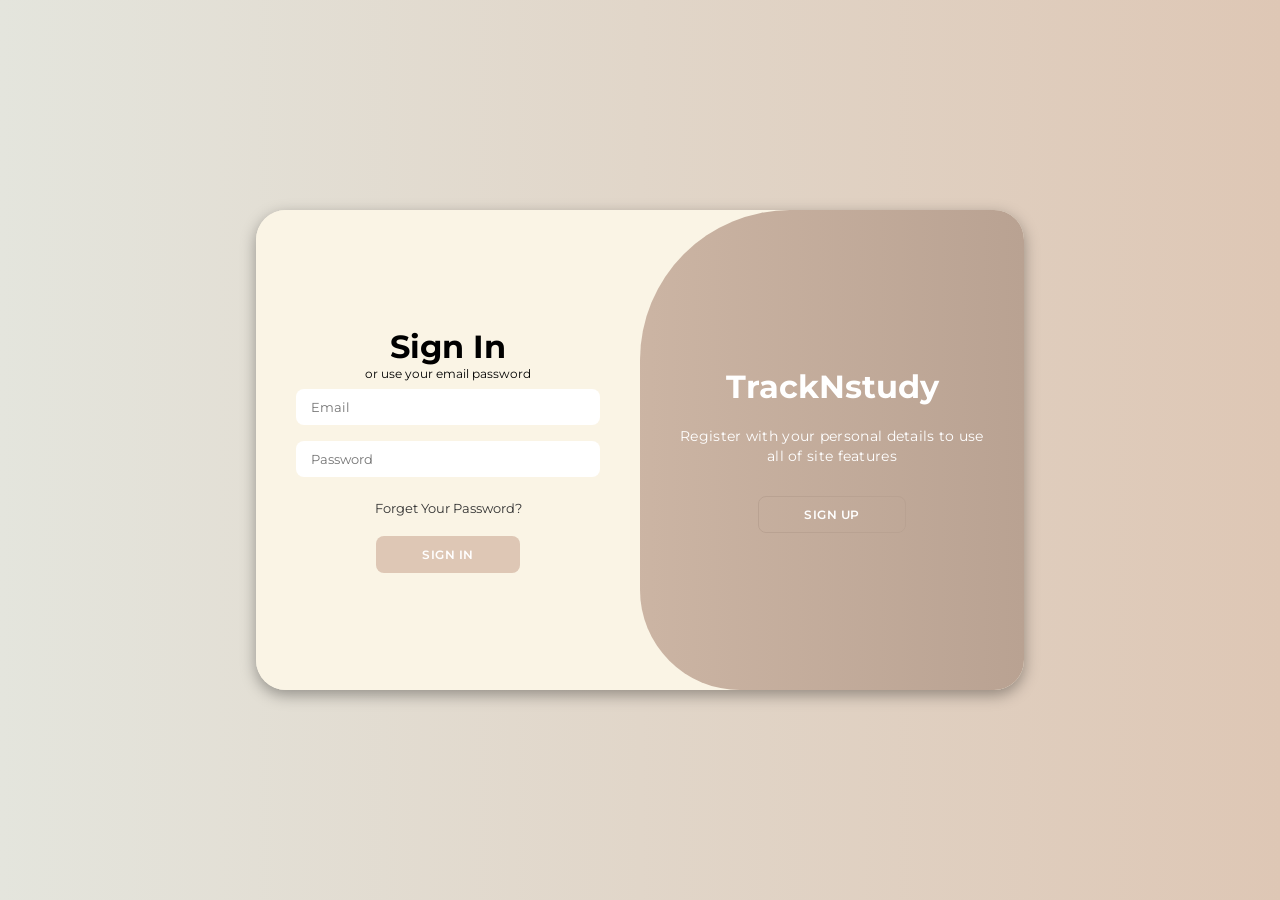
<file: index.html>
<!DOCTYPE html>
<html lang="en">

<head>
    <meta charset="UTF-8">
    <meta name="viewport" content="width=device-width, initial-scale=1.0">
    <link rel="stylesheet" href="https://cdnjs.cloudflare.com/ajax/libs/font-awesome/6.4.2/css/all.min.css">
    <link rel="stylesheet" href="form.css">
    <title>Modern Login Page | AsmrProg</title>
</head>

<body>

    <div class="container" id="container">
        <div class="form-container sign-up">
            <form>
                <h1>Create Account</h1>
                
                <span>or use your email for registration</span>
                <input type="text" placeholder="Name">
                <input type="email" placeholder="Email">
                <input type="password" placeholder="Password">
                <button>Sign Up</button>
            </form>
        </div>
        <div class="form-container sign-in" id="sign-up">
            <form>
                <h1>Sign In</h1>
                
                <span>or use your email password</span>
                <input type="email" placeholder="Email">
                <input type="password" placeholder="Password">
                <a href="#">Forget Your Password?</a>
                <button>Sign In</button>
            </form>
        </div>
        <div class="toggle-container">
            <div class="toggle">
                <div class="toggle-panel toggle-left">
                    <h1>Welcome Back!</h1>
                    <p>Enter your personal details to use all of site features</p>
                    <button class="hidden" id="login">Sign In</button>
                </div>
                <div class="toggle-panel toggle-right">
                    <h1>TrackNstudy</h1>
                    <p>Register with your personal details to use all of site features</p>
                    <button class="hidden" id="register">Sign Up</button>
                </div>
            </div>
        </div>
    </div>

    <script src="form.js"></script>

    
</body>

</html>
</file>
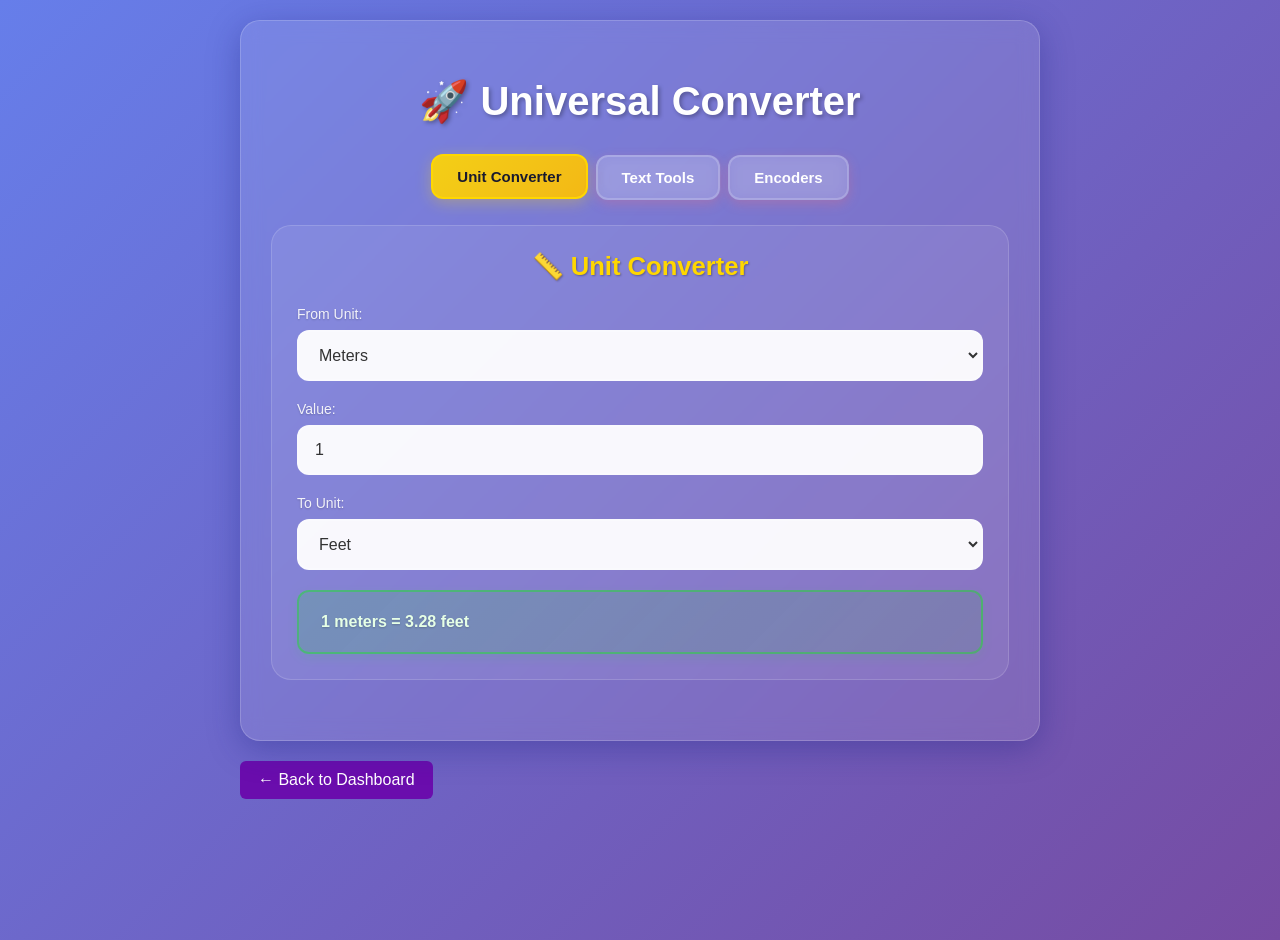
<file: nyaknyak.html>
<!DOCTYPE html>
<html lang="en">
<head>
    <meta charset="UTF-8">
    <meta name="viewport" content="width=device-width, initial-scale=1.0">
    <title>Universal Converter</title>
    <style>
        body {
            font-family: 'Segoe UI', Tahoma, Geneva, Verdana, sans-serif;
            max-width: 800px;
            margin: 0 auto;
            padding: 20px;
            background: linear-gradient(135deg, #667eea 0%, #764ba2 100%);
            min-height: 100vh;
            color: white;
        }

        .container {
            background: rgba(255, 255, 255, 0.1);
            backdrop-filter: blur(10px);
            border-radius: 20px;
            padding: 30px;
            box-shadow: 0 8px 32px rgba(31, 38, 135, 0.37);
            border: 1px solid rgba(255, 255, 255, 0.18);
        }

        h1 {
            text-align: center;
            margin-bottom: 30px;
            font-size: 2.5em;
            text-shadow: 2px 2px 4px rgba(0,0,0,0.3);
        }

        .converter-section {
            margin-bottom: 30px;
            padding: 25px;
            background: rgba(255, 255, 255, 0.08);
            border-radius: 20px;
            border: 1px solid rgba(255, 255, 255, 0.15);
            transition: all 0.3s ease;
        }

        .converter-section:hover {
            background: rgba(255, 255, 255, 0.12);
            border-color: rgba(255, 255, 255, 0.25);
        }

        .converter-section h2 {
            margin-top: 0;
            margin-bottom: 25px;
            color: #ffd700;
            font-size: 1.6em;
            text-align: center;
            font-weight: 600;
            text-shadow: 1px 1px 2px rgba(0,0,0,0.3);
            
        }

        .converter-grid {
            display: grid;
            grid-template-columns: 1fr;
            gap: 20px;
            margin-bottom: 20px;
        }

        .input-group {
            display: flex;
            flex-direction: column;
            gap: 8px;
        }

        .input-group label {
            font-size: 14px;
            font-weight: 500;
            color: rgba(255, 255, 255, 0.9);
            text-shadow: 0 1px 2px rgba(0,0,0,0.2);
        }

        input, select, textarea {
            padding: 14px 16px;
            border: 2px solid rgba(255, 255, 255, 0.25);
            border-radius: 12px;
            background: rgba(255, 255, 255, 0.95);
            color: #333;
            font-size: 16px;
            transition: all 0.25s ease;
            width: 100%;
            min-height: 48px;
            box-sizing: border-box;
        }

        input:focus, select:focus, textarea:focus {
            outline: none;
            border-color: #ffd700;
            box-shadow: 0 0 0 4px rgba(255, 215, 0, 0.15), 0 4px 12px rgba(255, 215, 0, 0.2);
            background: #ffffff;
            transform: translateY(-1px);
            
        }

        input:hover, select:hover, textarea:hover {
            border-color: rgba(255, 215, 0, 0.6);
            transform: translateY(-1px);
            
        }

        button {
            padding: 12px 24px;
            background: linear-gradient(45deg, #ff6b6b, #ffa500);
            color: white;
            border: none;
            border-radius: 8px;
            cursor: pointer;
            font-size: 16px;
            font-weight: bold;
            transition: all 0.3s ease;
        }

        button:hover {
            transform: translateY(-2px);
            box-shadow: 0 5px 15px rgba(255, 107, 107, 0.4);
        }

        .result {
            margin-top: 20px;
            padding: 18px 22px;
            background: linear-gradient(135deg, rgba(0, 255, 0, 0.12), rgba(0, 200, 0, 0.08));
            border: 2px solid rgba(0, 255, 0, 0.35);
            border-radius: 12px;
            font-weight: 600;
            word-wrap: break-word;
            font-size: 16px;
            line-height: 1.5;
            color: #e6ffe6;
            text-shadow: 0 1px 2px rgba(0,0,0,0.2);
            box-shadow: 0 4px 12px rgba(0, 255, 0, 0.08);
            animation: slideIn 0.3s ease;
        }

        .error {
            margin-top: 20px;
            padding: 18px 22px;
            background: linear-gradient(135deg, rgba(0, 255, 0, 0.12), rgba(0, 200, 0, 0.08));
            border: 2px solid rgba(0, 255, 0, 0.35);
            border-radius: 12px;
            color: #ffcccc;
            font-weight: 500;
            word-wrap: break-word;
            font-size: 15px;
            line-height: 1.5;
            text-shadow: 0 1px 2px rgba(0,0,0,0.2);
            box-shadow: 0 4px 12px rgba(255, 0, 0, 0.08);
            animation: shake 0.4s ease;
        }

        @keyframes slideIn {
            from {
                opacity: 0;
                transform: translateY(-10px);
            }
            to {
                opacity: 1;
                transform: translateY(0);
            }
        }

        @keyframes shake {
            0%, 100% { transform: translateX(0); }
            20% { transform: translateX(-4px); }
            40% { transform: translateX(4px); }
            60% { transform: translateX(-3px); }
            80% { transform: translateX(3px); }
        }

        .tabs {
            display: flex;
            justify-content: center;
            margin-bottom: 25px;
            gap: 8px;
            flex-wrap: wrap;
        }

        .tab-button {
            padding: 12px 24px;
            margin: 0;
            background: rgba(255, 255, 255, 0.15);
            border: 2px solid rgba(255, 255, 255, 0.2);
            border-radius: 12px;
            color: white;
            cursor: pointer;
            font-size: 15px;
            font-weight: 600;
            transition: all 0.3s ease;
            backdrop-filter: blur(8px);
        }

        .tab-button:hover {
            background: rgba(255, 255, 255, 0.25);
            border-color: rgba(255, 215, 0, 0.5);
            transform: translateY(-2px);
            box-shadow: 0 4px 12px rgba(255, 215, 0, 0.15);
        }

        .tab-button.active {
            background: linear-gradient(135deg, rgba(255, 215, 0, 0.9), rgba(255, 190, 0, 0.9));
            border-color: #ffd700;
            color: #1a1a2e;
            font-weight: 700;
            box-shadow: 0 4px 15px rgba(255, 215, 0, 0.3);
            transform: translateY(-1px);
        }

        .converter-content {
            display: none;
        }

        .converter-content.active {
            display: block;
        }

        .grid-2 {
            display: grid;
            grid-template-columns: repeat(2, 1fr);
            gap: 12px;
            margin-bottom: 15px;
        }

        .grid-3 {
            display: grid;
            grid-template-columns: 1fr;
            gap: 18px;
            margin-bottom: 15px;
        }

        button {
            padding: 13px 22px;
            background: linear-gradient(45deg, #ff6b6b, #ffa500);
            color: white;
            border: none;
            border-radius: 10px;
            cursor: pointer;
            font-size: 15px;
            font-weight: 600;
            transition: all 0.3s ease;
            box-shadow: 0 4px 12px rgba(255, 107, 107, 0.25);
        }

        button:hover {
            transform: translateY(-2px);
            box-shadow: 0 6px 18px rgba(255, 107, 107, 0.4);
            filter: brightness(1.05);
        }

        button:active {
            transform: translateY(0);
            box-shadow: 0 2px 8px rgba(255, 107, 107, 0.2);
        }

        textarea {
            padding: 14px 16px;
            border: 2px solid rgba(255, 255, 255, 0.25);
            border-radius: 12px;
            background: rgba(255, 255, 255, 0.95);
            color: #333;
            font-size: 15px;
            line-height: 1.5;
            resize: vertical;
            min-height: 120px;
            transition: all 0.25s ease;
            font-family: inherit;
            box-sizing: border-box;
        }

        textarea:focus, textarea:hover {
            border-color: #ffd700;
            box-shadow: 0 0 0 4px rgba(255, 215, 0, 0.15), 0 4px 12px rgba(255, 215, 0, 0.2);
            background: #ffffff;
            box-sizing: border-box;
            
        }

        .converter-content {
            display: none;
            animation: fadeIn 0.35s ease;
        }

        .converter-content.active {
            display: block;
        }

        @keyframes fadeIn {
            from {
                opacity: 0;
                transform: translateY(8px);
            }
            to {
                opacity: 1;
                transform: translateY(0);
            }
        }

        /* Responsive improvements */
        @media (max-width: 600px) {
            .container {
                padding: 20px;
                margin: 10px;
                border-radius: 16px;
            }

            h1 {
                font-size: 1.9em;
                margin-bottom: 20px;
            }

            .converter-section {
                padding: 18px;
            }

            .converter-section h2 {
                font-size: 1.3em;
                margin-bottom: 18px;
            }

            .tab-button {
                padding: 10px 16px;
                font-size: 14px;
                min-width: 100px;
            }

            .grid-2 {
                gap: 10px;
            }

            input, select, textarea {
                padding: 12px 14px;
                font-size: 15px;
            }

            .result, .error {
                padding: 14px 16px;
                font-size: 14px;
            }
        }

        @media (max-width: 400px) {
            .tabs {
                gap: 6px;
            }

            .tab-button {
                padding: 9px 12px;
                font-size: 13px;
                min-width: auto;
                flex: 1;
            }

            .grid-2 {
                grid-template-columns: 1fr;
            }
        }
    </style>
</head>
<body>
    <div class="container">
        <h1>🚀 Universal Converter</h1>

        <div class="tabs">
            <button class="tab-button active" onclick="showTab('units')">Unit Converter</button>
            <button class="tab-button" onclick="showTab('text')">Text Tools</button>
            <button class="tab-button" onclick="showTab('encoders')">Encoders</button>
        </div>

        <!-- Unit Converter -->
        <div id="units" class="converter-content active">
            <div class="converter-section">
                <h2>📏 Unit Converter</h2>
            <div class="converter-grid">
                <div class="input-group">
                    <label for="fromUnit">From Unit:</label>
                    <select id="fromUnit">
                        <option value="meters" data-category="length">Meters</option>
                        <option value="feet" data-category="length">Feet</option>
                        <option value="inches" data-category="length">Inches</option>
                        <option value="centimeters" data-category="length">Centimeters</option>
                        <option value="kilometers" data-category="length">Kilometers</option>
                        <option value="miles" data-category="length">Miles</option>
                        <option value="celsius" data-category="temperature">Celsius</option>
                        <option value="fahrenheit" data-category="temperature">Fahrenheit</option>
                        <option value="kelvin" data-category="temperature">Kelvin</option>
                        <option value="grams" data-category="weight">Grams</option>
                        <option value="kilograms" data-category="weight">Kilograms</option>
                        <option value="pounds" data-category="weight">Pounds</option>
                        <option value="ounces" data-category="weight">Ounces</option>
                        <option value="liters" data-category="volume">Liters</option>
                        <option value="milliliters" data-category="volume">Milliliters</option>
                        <option value="gallons" data-category="volume">Gallons</option>
                        <option value="cups" data-category="volume">Cups</option>
                        <option value="seconds" data-category="time">Seconds</option>
                        <option value="minutes" data-category="time">Minutes</option>
                        <option value="hours" data-category="time">Hours</option>
                        <option value="days" data-category="time">Days</option>
                        <option value="bytes" data-category="data">Bytes</option>
                        <option value="kilobytes" data-category="data">Kilobytes</option>
                        <option value="megabytes" data-category="data">Megabytes</option>
                        <option value="gigabytes" data-category="data">Gigabytes</option>
                    </select>
                </div>
                <div class="input-group">
                    <label for="unitValue">Value:</label>
                    <input type="number" id="unitValue" placeholder="Enter value" step="any">
                </div>
                <div class="input-group">
                    <label for="toUnit">To Unit:</label>
                    <select id="toUnit">
                        <option value="feet">Feet</option>
                        <option value="meters">Meters</option>
                        <option value="inches">Inches</option>
                        <option value="centimeters">Centimeters</option>
                        <option value="kilometers">Kilometers</option>
                        <option value="miles">Miles</option>
                        <option value="fahrenheit">Fahrenheit</option>
                        <option value="celsius">Celsius</option>
                        <option value="kelvin">Kelvin</option>
                        <option value="kilograms">Kilograms</option>
                        <option value="grams">Grams</option>
                        <option value="pounds">Pounds</option>
                        <option value="ounces">Ounces</option>
                    </select>
                </div>
            </div>
            <div id="unitResult" class="result" style="display: none;"></div>
            </div>
        </div>

        <!-- Text Tools -->
        <div id="text" class="converter-content">
            <div class="converter-section">
                <h2>📝 Text Tools</h2>
                <div class="input-group">
                    <textarea id="textInput" rows="4" placeholder="Enter your text here..."></textarea>
                </div>
                <div class="grid-2">
                    <button onclick="countWords()">Count Words</button>
                    <button onclick="countCharacters()">Count Characters</button>
                    <button onclick="toUpperCase()">To Uppercase</button>
                    <button onclick="toLowerCase()">To Lowercase</button>
                    <button onclick="reverseText()">Reverse Text</button>
                    <button onclick="removeSpaces()">Remove Extra Spaces</button>
                </div>
                <button onclick="resetText()">Reset</button>
                <div id="textResult" class="result" style="display: none;"></div>
            </div>
        </div>


        <!-- Encoders -->
        <div id="encoders" class="converter-content">
            <div class="converter-section">
                <h2>🔐 Encoders/Decoders</h2>
                <div class="input-group">
                    <textarea id="encodeInput" rows="3" placeholder="Enter text to encode/decode..."></textarea>
                </div>
                <div class="grid-2">
                    <button onclick="base64Encode()">Base64 Encode</button>
                    <button onclick="base64Decode()">Base64 Decode</button>
                    <button onclick="urlEncode()">URL Encode</button>
                    <button onclick="urlDecode()">URL Decode</button>
                    <button onclick="rot13()">ROT13</button>
                    <button onclick="binaryEncode()">Text to Binary</button>
                </div>
                <button onclick="resetEncoders()">Reset</button>
                <div id="encodeResult" class="result" style="display: none;"></div>
            </div>
        </div>
    </div>

    <script>
        function showTab(tabName) {
            // Hide all tabs
            const contents = document.querySelectorAll('.converter-content');
            contents.forEach(content => content.classList.remove('active'));

            // Remove active class from all buttons
            const buttons = document.querySelectorAll('.tab-button');
            buttons.forEach(button => button.classList.remove('active'));

            // Show selected tab
            document.getElementById(tabName).classList.add('active');
            event.target.classList.add('active');
        }

        const unitCategories = {
            length: ['meters', 'feet', 'inches', 'centimeters', 'kilometers', 'miles'],
            temperature: ['celsius', 'fahrenheit', 'kelvin'],
            weight: ['grams', 'kilograms', 'pounds', 'ounces'],
            volume: ['liters', 'milliliters', 'gallons', 'cups'],
            time: ['seconds', 'minutes', 'hours', 'days'],
            data: ['bytes', 'kilobytes', 'megabytes', 'gigabytes']
        };

        function populateToUnit(category) {
            const toUnit = document.getElementById('toUnit');
            toUnit.innerHTML = '';
            unitCategories[category].forEach(unit => {
                const option = document.createElement('option');
                option.value = unit;
                option.textContent = unit.charAt(0).toUpperCase() + unit.slice(1);
                toUnit.appendChild(option);
            });
        }

        document.getElementById('fromUnit').addEventListener('change', function() {
            const selectedOption = this.options[this.selectedIndex];
            const category = selectedOption.getAttribute('data-category');
            populateToUnit(category);
        });

        // Unit Converter Functions
        function convertUnits() {
            const value = parseFloat(document.getElementById('unitValue').value);
            const fromUnit = document.getElementById('fromUnit').value;
            const toUnit = document.getElementById('toUnit').value;
            const resultDiv = document.getElementById('unitResult');

            if (isNaN(value)) {
                showError('Please enter a valid number', 'unitResult');
                return;
            }

            let result = convertValue(value, fromUnit, toUnit);

            if (result === null) {
                showError('Invalid conversion: Units belong to different categories.', 'unitResult');
                return;
            }

            // Improved decimal formatting
            const formattedResult = formatResult(result);
            resultDiv.innerHTML = `${value} ${fromUnit} = ${formattedResult} ${toUnit}`;
            resultDiv.style.display = 'block';
        }

        function formatResult(value) {
            // Round to 2 decimal places
            const rounded = Math.round(value * 100) / 100;

            // If it's a whole number, return as integer
            if (rounded % 1 === 0) {
                return rounded.toString();
            }

            // Otherwise, return with 2 decimal places, removing trailing zeros if possible
            const fixed = rounded.toFixed(2);
            return fixed.replace(/\.?0+$/, '');
        }

        function convertValue(value, from, to) {
            // Check if units are in the same category
            const fromCategory = getUnitCategory(from);
            const toCategory = getUnitCategory(to);

            if (fromCategory !== toCategory) {
                return null; // Invalid conversion
            }

            // Convert everything to base units first, then to target unit
            const baseValue = toBaseUnit(value, from);
            return fromBaseUnit(baseValue, to);
        }

        function getUnitCategory(unit) {
            for (const [category, units] of Object.entries(unitCategories)) {
                if (units.includes(unit)) {
                    return category;
                }
            }
            return null;
        }

        function toBaseUnit(value, unit) {
            const conversions = {
                // Length (base: meters)
                meters: value,
                feet: value * 0.3048,
                inches: value * 0.0254,
                centimeters: value * 0.01,
                kilometers: value * 1000,
                miles: value * 1609.344,

                // Temperature (base: celsius)
                celsius: value,
                fahrenheit: (value - 32) * 5/9,
                kelvin: value - 273.15,

                // Weight (base: grams)
                grams: value,
                kilograms: value * 1000,
                pounds: value * 453.592,
                ounces: value * 28.3495,

                // Volume (base: liters)
                liters: value,
                milliliters: value * 0.001,
                gallons: value * 3.78541,
                cups: value * 0.236588,

                // Time (base: seconds)
                seconds: value,
                minutes: value * 60,
                hours: value * 3600,
                days: value * 86400,

                // Data (base: bytes)
                bytes: value,
                kilobytes: value * 1024,
                megabytes: value * 1024 * 1024,
                gigabytes: value * 1024 * 1024 * 1024
            };
            return conversions[unit] || value;
        }

        function fromBaseUnit(value, unit) {
            const conversions = {
                // Length (from meters)
                meters: value,
                feet: value / 0.3048,
                inches: value / 0.0254,
                centimeters: value / 0.01,
                kilometers: value / 1000,
                miles: value / 1609.344,

                // Temperature (from celsius)
                celsius: value,
                fahrenheit: value * 9/5 + 32,
                kelvin: value + 273.15,

                // Weight (from grams)
                grams: value,
                kilograms: value / 1000,
                pounds: value / 453.592,
                ounces: value / 28.3495,

                // Volume (from liters)
                liters: value,
                milliliters: value / 0.001,
                gallons: value / 3.78541,
                cups: value / 0.236588,

                // Time (from seconds)
                seconds: value,
                minutes: value / 60,
                hours: value / 3600,
                days: value / 86400,

                // Data (from bytes)
                bytes: value,
                kilobytes: value / 1024,
                megabytes: value / (1024 * 1024),
                gigabytes: value / (1024 * 1024 * 1024)
            };
            return conversions[unit] || value;
        }

        // Text Tools Functions
        function countWords() {
            const text = document.getElementById('textInput').value;
            const words = text.trim().split(/\s+/).filter(word => word.length > 0);
            showResult(`Word count: ${words.length}`, 'textResult');
        }

        function countCharacters() {
            const text = document.getElementById('textInput').value;
            const chars = text.length;
            const charsNoSpaces = text.replace(/\s/g, '').length;
            showResult(`Total characters: ${chars}<br>Characters (no spaces): ${charsNoSpaces}`, 'textResult');
        }

        function toUpperCase() {
            const text = document.getElementById('textInput').value;
            document.getElementById('textInput').value = text.toUpperCase();
            showResult('Text converted to uppercase!', 'textResult');
        }

        function toLowerCase() {
            const text = document.getElementById('textInput').value;
            document.getElementById('textInput').value = text.toLowerCase();
            showResult('Text converted to lowercase!', 'textResult');
        }

        function reverseText() {
            const text = document.getElementById('textInput').value;
            document.getElementById('textInput').value = text.split('').reverse().join('');
            showResult('Text reversed!', 'textResult');
        }

        function removeSpaces() {
            const text = document.getElementById('textInput').value;
            document.getElementById('textInput').value = text.replace(/\s+/g, ' ').trim();
            showResult('Extra spaces removed!', 'textResult');
        }


        // Encoder Functions
        function base64Encode() {
            const text = document.getElementById('encodeInput').value;
            try {
                const encoded = btoa(text);
                showResult(`Base64 Encoded: ${encoded}`, 'encodeResult');
            } catch (e) {
                showError('Encoding failed. Please check your input.', 'encodeResult');
            }
        }

        function base64Decode() {
            const text = document.getElementById('encodeInput').value;
            try {
                const decoded = atob(text);
                showResult(`Base64 Decoded: ${decoded}`, 'encodeResult');
            } catch (e) {
                showError('Decoding failed. Please check your input.', 'encodeResult');
            }
        }

        function urlEncode() {
            const text = document.getElementById('encodeInput').value;
            const encoded = encodeURIComponent(text);
            showResult(`URL Encoded: ${encoded}`, 'encodeResult');
        }

        function urlDecode() {
            const text = document.getElementById('encodeInput').value;
            try {
                const decoded = decodeURIComponent(text);
                showResult(`URL Decoded: ${decoded}`, 'encodeResult');
            } catch (e) {
                showError('Decoding failed. Please check your input.', 'encodeResult');
            }
        }

        function rot13() {
            const text = document.getElementById('encodeInput').value;
            const result = text.replace(/[a-zA-Z]/g, function(c) {
                return String.fromCharCode((c <= 'Z' ? 90 : 122) >= (c = c.charCodeAt(0) + 13) ? c : c - 26);
            });
            showResult(`ROT13: ${result}`, 'encodeResult');
        }

        function binaryEncode() {
            const text = document.getElementById('encodeInput').value;
            const binary = text.split('').map(char => {
                return char.charCodeAt(0).toString(2).padStart(8, '0');
            }).join(' ');
            showResult(`Binary: ${binary}`, 'encodeResult');
        }

        // Reset Functions
        function resetUnits() {
            document.getElementById('unitValue').value = '';
            document.getElementById('fromUnit').value = 'meters';
            populateToUnit('length');
            document.getElementById('toUnit').value = 'feet';
            document.getElementById('unitResult').style.display = 'none';
        }

        function resetText() {
            document.getElementById('textInput').value = '';
            document.getElementById('textResult').style.display = 'none';
        }

        function resetEncoders() {
            document.getElementById('encodeInput').value = '';
            document.getElementById('encodeResult').style.display = 'none';
        }

        // Utility Functions
        function showResult(message, resultId) {
            const resultDiv = document.getElementById(resultId);
            resultDiv.innerHTML = message;
            resultDiv.className = 'result';
            resultDiv.style.display = 'block';
        }

        function showError(message, resultId) {
            const resultDiv = document.getElementById(resultId);
            resultDiv.innerHTML = message;
            resultDiv.className = 'error';
            resultDiv.style.display = 'block';
        }

        // Initialize with some sample data
        document.addEventListener('DOMContentLoaded', function() {
            document.getElementById('fromUnit').value = 'meters';
            populateToUnit('length');
            document.getElementById('toUnit').value = 'feet';
            document.getElementById('unitValue').value = '1';
            document.getElementById('textInput').value = 'Hello, World! This is a sample text for testing.';
            document.getElementById('encodeInput').value = 'Hello World';
            
            // Add event listeners for automatic conversion
            document.getElementById('unitValue').addEventListener('input', convertUnits);
            document.getElementById('fromUnit').addEventListener('change', convertUnits);
            document.getElementById('toUnit').addEventListener('change', convertUnits);
            
            // Initial conversion
            convertUnits();
        });
    </script>

    <!-- Back Button -->
<a href="form.html" class="back-btn">← Back to Dashboard</a>

<style>
  .back-btn {
    display: inline-block;
    margin-top: 20px;
    padding: 10px 18px;
    background-color: #6a0dad; /* purple tone */
    color: #fff;
    text-decoration: none;
    border-radius: 6px;
    font-family: 'Segoe UI', sans-serif;
    transition: background-color 0.3s ease, transform 0.2s ease;
  }

  .back-btn:hover {
    background-color: #4b1463; /* darker purple */
    transform: translateY(-2px); /* subtle lift */
  }
</style>
</body>
</html>
</file>
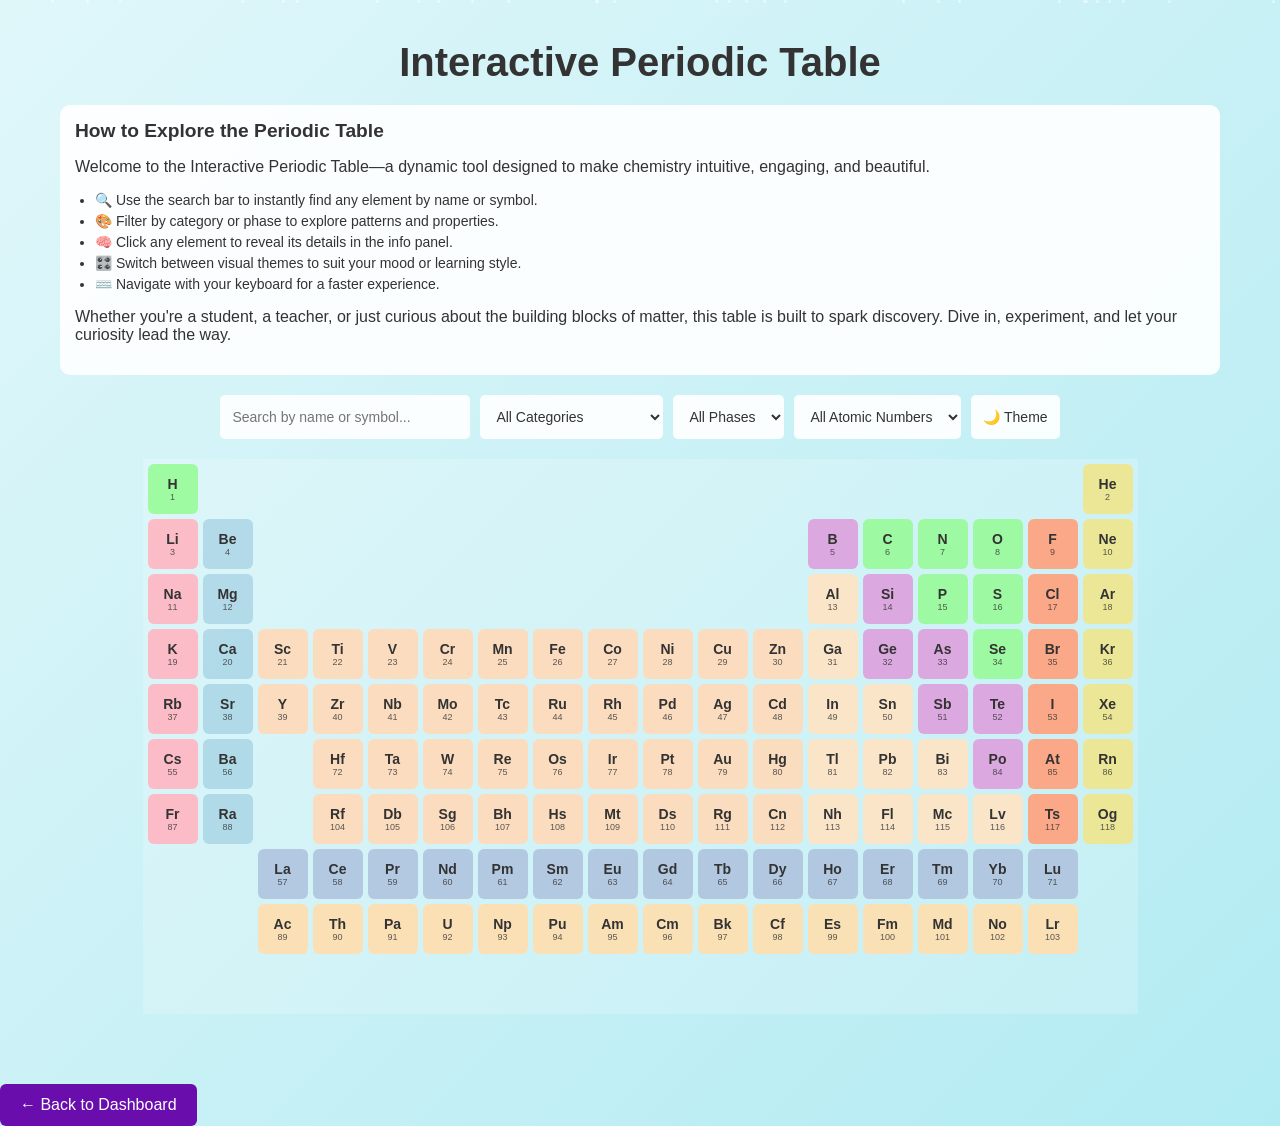
<file: periodictable.html>
<!DOCTYPE html>
<html lang="en">
<head>
  <meta charset="UTF-8">
  <meta name="viewport" content="width=device-width, initial-scale=1.0, user-scalable=yes">
  <title>Interactive Periodic Table</title>
  <style>
    :root {
      --tile-size: 50px;
      --tile-gap: 5px;
      --table-width: calc(18 * (var(--tile-size) + var(--tile-gap)) + var(--tile-gap));
    }
    * { box-sizing: border-box; }
    body {
      font-family: 'Arial', sans-serif;
      margin: 0;
      padding: 0;
      background: linear-gradient(135deg, #e0f7fa 0%, #b2ebf2 100%);
      color: #333;
      overflow-x: hidden;
      -webkit-font-smoothing: antialiased;
      touch-action: manipulation;
    }
    #container {
      max-width: 1200px;
      margin: 0 auto;
      padding: 20px;
    }
    header { text-align: center; margin-bottom: 20px; }
    h1 { font-size: 2.5em; margin: 0.5em 0; }
    #filters {
      display: flex;
      justify-content: center;
      gap: 10px;
      margin-bottom: 20px;
      flex-wrap: wrap;
    }
    #filters > * {
      padding: 10px 12px;
      border-radius: 5px;
      border: none;
      background: rgba(255,255,255,0.9);
      color: #333;
      font-size: 14px;
      min-height: 44px;
      touch-action: manipulation;
    }
    #searchBar { min-width: 180px; flex: 1; max-width: 250px; }
    #table-wrapper {
      overflow-x: auto;
      overflow-y: visible;
      -webkit-overflow-scrolling: touch;
      margin-bottom: 20px;
      border-radius: 10px;
      padding-bottom: 10px;
      will-change: scroll-position;
    }
    #table {
      display: grid;
      grid-template-columns: repeat(18, var(--tile-size));
      grid-template-rows: repeat(10, var(--tile-size));
      gap: var(--tile-gap);
      width: max-content;
      margin: 0 auto;
      padding: var(--tile-gap);
      background: rgba(255,255,255,0.2);
    }
    .tile {
      width: var(--tile-size);
      height: var(--tile-size);
      display: flex;
      flex-direction: column;
      justify-content: center;
      align-items: center;
      border-radius: 6px;
      background: rgba(255,255,255,0.9);
      cursor: pointer;
      transition: transform 0.15s ease, box-shadow 0.15s ease;
      font-size: 11px;
      text-align: center;
      user-select: none;
      -webkit-tap-highlight-color: transparent;
    }
    .tile-symbol { font-weight: bold; font-size: 14px; line-height: 1; }
    .tile-number { font-size: 9px; opacity: 0.8; line-height: 1; margin-top: 2px; }
    .tile:focus { outline: 2px solid #2196F3; outline-offset: 2px; }
    .tile.alkali { background: rgba(255,182,193,0.9); }
    .tile.alkaline { background: rgba(173,216,230,0.9); }
    .tile.transition { background: rgba(255,218,185,0.9); }
    .tile.post-transition { background: rgba(255,228,196,0.9); }
    .tile.metalloid { background: rgba(221,160,221,0.9); }
    .tile.nonmetal { background: rgba(152,251,152,0.9); }
    .tile.halogen { background: rgba(255,160,122,0.9); }
    .tile.noble { background: rgba(240,230,140,0.9); }
    .tile.lanthanide { background: rgba(176,196,222,0.9); }
    .tile.actinide { background: rgba(255,222,173,0.9); }
    .tile.hidden { display: none; }
    .tile.fade-out { opacity: 0.2; }
    .tile.highlight {
      box-shadow: 0 0 0 3px #FFD700, 0 4px 12px rgba(255,215,0,0.5);
      transform: scale(1.08);
      z-index: 10;
    }
    #guide {
      background: rgba(255,255,255,0.9);
      padding: 15px;
      border-radius: 10px;
      margin-bottom: 20px;
    }
    #guide h2 { margin-top: 0; color: #333; font-size: 1.2em; }
    #guide ul { padding-left: 20px; margin: 10px 0; }
    #guide li { margin-bottom: 5px; font-size: 14px; }
    #infoPanel {
      position: fixed;
      top: 20px;
      right: 20px;
      width: 300px;
      background: rgba(255,255,255,0.98);
      color: #333;
      padding: 20px;
      border-radius: 10px;
      box-shadow: 0 4px 20px rgba(0,0,0,0.25);
      display: none;
      z-index: 1000;
      max-height: 80vh;
      overflow-y: auto;
      -webkit-overflow-scrolling: touch;
    }
    #infoPanel.show { display: block; }
    #infoPanel h3 { margin-top: 0; border-bottom: 1px solid #ddd; padding-bottom: 10px; }
    #infoPanel p { margin: 8px 0; font-size: 14px; }
    #background {
      position: fixed;
      top: 0;
      left: 0;
      width: 100%;
      height: 100%;
      pointer-events: none;
      z-index: -1;
      overflow: hidden;
    }
    .particle {
      position: absolute;
      width: 3px;
      height: 3px;
      background: rgba(255,255,255,0.5);
      border-radius: 50%;
      animation: float 15s infinite linear;
    }
    @keyframes float {
      0% { transform: translateY(100vh) rotate(0deg); opacity: 0; }
      10% { opacity: 1; }
      90% { opacity: 1; }
      100% { transform: translateY(-100px) rotate(360deg); opacity: 0; }
    }
    .glassy-pastel {
      background: linear-gradient(135deg, #fce4ec 0%, #f8bbd9 25%, #e1bee7 50%, #d1c4e9 75%, #c5cae9 100%);
      color: #4a148c;
    }
    .glassy-pastel #guide, .glassy-pastel #infoPanel { background: rgba(255,255,255,0.85); }
    @media (max-width: 768px) {
      :root {
        --tile-size: 32px;
        --tile-gap: 2px;
      }
      #container { padding: 10px 5px; }
      h1 { font-size: 1.3em; }
      #filters { gap: 5px; }
      #searchBar, #filters select { font-size: 12px; padding: 8px; min-height: 40px; }
      .tile { font-size: 8px; border-radius: 3px; }
      .tile-symbol { font-size: 10px; }
      .tile-number { font-size: 7px; }
      #infoPanel {
        width: 95%;
        right: 2.5%;
        top: auto;
        bottom: 10px;
        max-height: 45vh;
        font-size: 14px;
        padding: 12px;
      }
      #guide { font-size: 12px; padding: 10px; }
      #guide h2 { font-size: 1em; }
      .particle { display: none; }
    }
    @media (hover: none) and (pointer: coarse) {
      .tile { min-height: 40px; min-width: 40px; }
    }
    .back-btn {
      display: inline-block;
      margin-top: 20px;
      padding: 12px 20px;
      background-color: #6a0dad;
      color: #fff;
      text-decoration: none;
      border-radius: 6px;
      font-family: 'Segoe UI', sans-serif;
      touch-action: manipulation;
    }
    .back-btn:active { transform: scale(0.97); }
  </style>
</head>
<body>
  <div id="background"></div>
  <div id="container">
    <header>
      <h1>Interactive Periodic Table</h1>
    </header>
    <div id="guide">
      <h2>How to Explore the Periodic Table</h2>
      <p>Welcome to the Interactive Periodic Table—a dynamic tool designed to make chemistry intuitive, engaging, and beautiful.</p>
      <ul>
        <li>🔍 Use the search bar to instantly find any element by name or symbol.</li>
        <li>🎨 Filter by category or phase to explore patterns and properties.</li>
        <li>🧠 Click any element to reveal its details in the info panel.</li>
        <li>🎛️ Switch between visual themes to suit your mood or learning style.</li>
        <li>⌨️ Navigate with your keyboard for a faster experience.</li>
      </ul>
      <p>Whether you're a student, a teacher, or just curious about the building blocks of matter, this table is built to spark discovery. Dive in, experiment, and let your curiosity lead the way.</p>
    </div>
    <div id="filters">
      <input type="text" id="searchBar" placeholder="Search by name or symbol..." aria-label="Search elements by name or symbol">
      <select id="categoryFilter" aria-label="Filter by category">
        <option value="">All Categories</option>
        <option value="alkali">Alkali Metals</option>
        <option value="alkaline">Alkaline Earth Metals</option>
        <option value="transition">Transition Metals</option>
        <option value="post-transition">Post-Transition Metals</option>
        <option value="metalloid">Metalloids</option>
        <option value="nonmetal">Nonmetals</option>
        <option value="halogen">Halogens</option>
        <option value="noble">Noble Gases</option>
        <option value="lanthanide">Lanthanides</option>
        <option value="actinide">Actinides</option>
      </select>
      <select id="phaseFilter" aria-label="Filter by phase" title="Phase at STP (Standard Temperature and Pressure)">
        <option value="">All Phases</option>
        <option value="solid">Solid</option>
        <option value="liquid">Liquid</option>
        <option value="gas">Gas</option>
      </select>
      <select id="atomicRangeFilter" aria-label="Filter by atomic number range">
        <option value="">All Atomic Numbers</option>
        <option value="1-20">1-20</option>
        <option value="21-40">21-40</option>
        <option value="41-60">41-60</option>
        <option value="61-80">61-80</option>
        <option value="81-118">81-118</option>
      </select>
      <button id="themeToggle" aria-label="Toggle theme">🌙 Theme</button>
    </div>
    <div id="table-wrapper">
      <div id="table"></div>
    </div>
    <div id="infoPanel" class="sticky-panel">
      <h2>Element Details</h2>
      <div id="infoContent"></div>
    </div>
  </div>
  <script>
    const elements = [
      { symbol: 'H', name: 'Hydrogen', atomicNumber: 1, atomicMass: 1.008, electronConfig: '1s1', yearDiscovered: 1766, category: 'nonmetal', phase: 'gas', group: 1, period: 1, description: 'Hydrogen is the lightest element, a colorless, odorless gas. It is highly flammable and used in fuel cells and chemical production.' },
      { symbol: 'He', name: 'Helium', atomicNumber: 2, atomicMass: 4.0026, electronConfig: '1s2', yearDiscovered: 1895, category: 'noble', phase: 'gas', group: 18, period: 1, description: 'Helium is a noble gas, inert, used in balloons and cryogenics.' },
      { symbol: 'Li', name: 'Lithium', atomicNumber: 3, atomicMass: 6.94, electronConfig: '1s2 2s1', yearDiscovered: 1817, category: 'alkali', phase: 'solid', group: 1, period: 2, description: 'Lithium is a soft metal, used in batteries and medicine.' },
      { symbol: 'Be', name: 'Beryllium', atomicNumber: 4, atomicMass: 9.0122, electronConfig: '1s2 2s2', yearDiscovered: 1798, category: 'alkaline', phase: 'solid', group: 2, period: 2, description: 'Beryllium is lightweight, used in aerospace.' },
      { symbol: 'B', name: 'Boron', atomicNumber: 5, atomicMass: 10.81, electronConfig: '1s2 2s2 2p1', yearDiscovered: 1808, category: 'metalloid', phase: 'solid', group: 13, period: 2, description: 'Boron is hard, used in ceramics.' },
      { symbol: 'C', name: 'Carbon', atomicNumber: 6, atomicMass: 12.011, electronConfig: '1s2 2s2 2p2', yearDiscovered: 'Ancient', category: 'nonmetal', phase: 'solid', group: 14, period: 2, description: 'Carbon forms diamonds and graphite, basis of life.' },
      { symbol: 'N', name: 'Nitrogen', atomicNumber: 7, atomicMass: 14.007, electronConfig: '1s2 2s2 2p3', yearDiscovered: 1772, category: 'nonmetal', phase: 'gas', group: 15, period: 2, description: 'Nitrogen makes up air, used in fertilizers.' },
      { symbol: 'O', name: 'Oxygen', atomicNumber: 8, atomicMass: 15.999, electronConfig: '1s2 2s2 2p4', yearDiscovered: 1774, category: 'nonmetal', phase: 'gas', group: 16, period: 2, description: 'Oxygen is essential for respiration.' },
      { symbol: 'F', name: 'Fluorine', atomicNumber: 9, atomicMass: 18.998, electronConfig: '1s2 2s2 2p5', yearDiscovered: 1886, category: 'halogen', phase: 'gas', group: 17, period: 2, description: 'Fluorine is highly reactive, used in toothpaste.' },
      { symbol: 'Ne', name: 'Neon', atomicNumber: 10, atomicMass: 20.180, electronConfig: '1s2 2s2 2p6', yearDiscovered: 1898, category: 'noble', phase: 'gas', group: 18, period: 2, description: 'Neon is used in lights.' },
      { symbol: 'Na', name: 'Sodium', atomicNumber: 11, atomicMass: 22.990, electronConfig: '1s2 2s2 2p6 3s1', yearDiscovered: 1807, category: 'alkali', phase: 'solid', group: 1, period: 3, description: 'Sodium is reactive, used in soap.' },
      { symbol: 'Mg', name: 'Magnesium', atomicNumber: 12, atomicMass: 24.305, electronConfig: '1s2 2s2 2p6 3s2', yearDiscovered: 1755, category: 'alkaline', phase: 'solid', group: 2, period: 3, description: 'Magnesium is light, used in alloys.' },
      { symbol: 'Al', name: 'Aluminum', atomicNumber: 13, atomicMass: 26.982, electronConfig: '1s2 2s2 2p6 3s2 3p1', yearDiscovered: 1825, category: 'post-transition', phase: 'solid', group: 13, period: 3, description: 'Aluminum is lightweight, used in cans.' },
      { symbol: 'Si', name: 'Silicon', atomicNumber: 14, atomicMass: 28.085, electronConfig: '1s2 2s2 2p6 3s2 3p2', yearDiscovered: 1824, category: 'metalloid', phase: 'solid', group: 14, period: 3, description: 'Silicon is in computers.' },
      { symbol: 'P', name: 'Phosphorus', atomicNumber: 15, atomicMass: 30.974, electronConfig: '1s2 2s2 2p6 3s2 3p3', yearDiscovered: 1669, category: 'nonmetal', phase: 'solid', group: 15, period: 3, description: 'Phosphorus is in DNA.' },
      { symbol: 'S', name: 'Sulfur', atomicNumber: 16, atomicMass: 32.06, electronConfig: '1s2 2s2 2p6 3s2 3p4', yearDiscovered: 'Ancient', category: 'nonmetal', phase: 'solid', group: 16, period: 3, description: 'Sulfur is in matches.' },
      { symbol: 'Cl', name: 'Chlorine', atomicNumber: 17, atomicMass: 35.45, electronConfig: '1s2 2s2 2p6 3s2 3p5', yearDiscovered: 1774, category: 'halogen', phase: 'gas', group: 17, period: 3, description: 'Chlorine disinfects water.' },
      { symbol: 'Ar', name: 'Argon', atomicNumber: 18, atomicMass: 39.948, electronConfig: '1s2 2s2 2p6 3s2 3p6', yearDiscovered: 1894, category: 'noble', phase: 'gas', group: 18, period: 3, description: 'Argon is inert, used in lights.' },
      { symbol: 'K', name: 'Potassium', atomicNumber: 19, atomicMass: 39.098, electronConfig: '1s2 2s2 2p6 3s2 3p6 4s1', yearDiscovered: 1807, category: 'alkali', phase: 'solid', group: 1, period: 4, description: 'Potassium is in bananas.' },
      { symbol: 'Ca', name: 'Calcium', atomicNumber: 20, atomicMass: 40.078, electronConfig: '1s2 2s2 2p6 3s2 3p6 4s2', yearDiscovered: 1808, category: 'alkaline', phase: 'solid', group: 2, period: 4, description: 'Calcium is in bones.' },
      { symbol: 'Sc', name: 'Scandium', atomicNumber: 21, atomicMass: 44.956, electronConfig: '1s2 2s2 2p6 3s2 3p6 4s2 3d1', yearDiscovered: 1879, category: 'transition', phase: 'solid', group: 3, period: 4, description: 'Scandium is rare.' },
      { symbol: 'Ti', name: 'Titanium', atomicNumber: 22, atomicMass: 47.867, electronConfig: '1s2 2s2 2p6 3s2 3p6 4s2 3d2', yearDiscovered: 1791, category: 'transition', phase: 'solid', group: 4, period: 4, description: 'Titanium is strong, used in aircraft.' },
      { symbol: 'V', name: 'Vanadium', atomicNumber: 23, atomicMass: 50.942, electronConfig: '1s2 2s2 2p6 3s2 3p6 4s2 3d3', yearDiscovered: 1801, category: 'transition', phase: 'solid', group: 5, period: 4, description: 'Vanadium strengthens steel.' },
      { symbol: 'Cr', name: 'Chromium', atomicNumber: 24, atomicMass: 51.996, electronConfig: '1s2 2s2 2p6 3s2 3p6 4s1 3d5', yearDiscovered: 1797, category: 'transition', phase: 'solid', group: 6, period: 4, description: 'Chromium is in stainless steel.' },
      { symbol: 'Mn', name: 'Manganese', atomicNumber: 25, atomicMass: 54.938, electronConfig: '1s2 2s2 2p6 3s2 3p6 4s2 3d5', yearDiscovered: 1774, category: 'transition', phase: 'solid', group: 7, period: 4, description: 'Manganese is in batteries.' },
      { symbol: 'Fe', name: 'Iron', atomicNumber: 26, atomicMass: 55.845, electronConfig: '1s2 2s2 2p6 3s2 3p6 4s2 3d6', yearDiscovered: 'Ancient', category: 'transition', phase: 'solid', group: 8, period: 4, description: 'Iron is magnetic.' },
      { symbol: 'Co', name: 'Cobalt', atomicNumber: 27, atomicMass: 58.933, electronConfig: '1s2 2s2 2p6 3s2 3p6 4s2 3d7', yearDiscovered: 1735, category: 'transition', phase: 'solid', group: 9, period: 4, description: 'Cobalt is in magnets.' },
      { symbol: 'Ni', name: 'Nickel', atomicNumber: 28, atomicMass: 58.693, electronConfig: '1s2 2s2 2p6 3s2 3p6 4s2 3d8', yearDiscovered: 1751, category: 'transition', phase: 'solid', group: 10, period: 4, description: 'Nickel is in coins.' },
      { symbol: 'Cu', name: 'Copper', atomicNumber: 29, atomicMass: 63.546, electronConfig: '1s2 2s2 2p6 3s2 3p6 4s1 3d10', yearDiscovered: 'Ancient', category: 'transition', phase: 'solid', group: 11, period: 4, description: 'Copper conducts electricity.' },
      { symbol: 'Zn', name: 'Zinc', atomicNumber: 30, atomicMass: 65.38, electronConfig: '1s2 2s2 2p6 3s2 3p6 4s2 3d10', yearDiscovered: 'Ancient', category: 'transition', phase: 'solid', group: 12, period: 4, description: 'Zinc prevents rust.' },
      { symbol: 'Ga', name: 'Gallium', atomicNumber: 31, atomicMass: 69.723, electronConfig: '1s2 2s2 2p6 3s2 3p6 4s2 3d10 4p1', yearDiscovered: 1875, category: 'post-transition', phase: 'solid', group: 13, period: 4, description: 'Gallium melts in hand.' },
      { symbol: 'Ge', name: 'Germanium', atomicNumber: 32, atomicMass: 72.63, electronConfig: '1s2 2s2 2p6 3s2 3p6 4s2 3d10 4p2', yearDiscovered: 1886, category: 'metalloid', phase: 'solid', group: 14, period: 4, description: 'Germanium is in semiconductors.' },
      { symbol: 'As', name: 'Arsenic', atomicNumber: 33, atomicMass: 74.922, electronConfig: '1s2 2s2 2p6 3s2 3p6 4s2 3d10 4p3', yearDiscovered: 'Ancient', category: 'metalloid', phase: 'solid', group: 15, period: 4, description: 'Arsenic is toxic.' },
      { symbol: 'Se', name: 'Selenium', atomicNumber: 34, atomicMass: 78.971, electronConfig: '1s2 2s2 2p6 3s2 3p6 4s2 3d10 4p4', yearDiscovered: 1817, category: 'nonmetal', phase: 'solid', group: 16, period: 4, description: 'Selenium is in photocells.' },
      { symbol: 'Br', name: 'Bromine', atomicNumber: 35, atomicMass: 79.904, electronConfig: '1s2 2s2 2p6 3s2 3p6 4s2 3d10 4p5', yearDiscovered: 1826, category: 'halogen', phase: 'liquid', group: 17, period: 4, description: 'Bromine is a liquid.' },
      { symbol: 'Kr', name: 'Krypton', atomicNumber: 36, atomicMass: 83.798, electronConfig: '1s2 2s2 2p6 3s2 3p6 4s2 3d10 4p6', yearDiscovered: 1898, category: 'noble', phase: 'gas', group: 18, period: 4, description: 'Krypton is in lights.' },
      { symbol: 'Rb', name: 'Rubidium', atomicNumber: 37, atomicMass: 85.468, electronConfig: '1s2 2s2 2p6 3s2 3p6 4s2 3d10 4p6 5s1', yearDiscovered: 1861, category: 'alkali', phase: 'solid', group: 1, period: 5, description: 'Rubidium is reactive.' },
      { symbol: 'Sr', name: 'Strontium', atomicNumber: 38, atomicMass: 87.62, electronConfig: '1s2 2s2 2p6 3s2 3p6 4s2 3d10 4p6 5s2', yearDiscovered: 1790, category: 'alkaline', phase: 'solid', group: 2, period: 5, description: 'Strontium is in fireworks.' },
      { symbol: 'Y', name: 'Yttrium', atomicNumber: 39, atomicMass: 88.906, electronConfig: '1s2 2s2 2p6 3s2 3p6 4s2 3d10 4p6 5s2 4d1', yearDiscovered: 1794, category: 'transition', phase: 'solid', group: 3, period: 5, description: 'Yttrium is in LEDs.' },
      { symbol: 'Zr', name: 'Zirconium', atomicNumber: 40, atomicMass: 91.224, electronConfig: '1s2 2s2 2p6 3s2 3p6 4s2 3d10 4p6 5s2 4d2', yearDiscovered: 1789, category: 'transition', phase: 'solid', group: 4, period: 5, description: 'Zirconium is in ceramics.' },
      { symbol: 'Nb', name: 'Niobium', atomicNumber: 41, atomicMass: 92.906, electronConfig: '1s2 2s2 2p6 3s2 3p6 4s2 3d10 4p6 5s1 4d4', yearDiscovered: 1801, category: 'transition', phase: 'solid', group: 5, period: 5, description: 'Niobium is superconducting.' },
      { symbol: 'Mo', name: 'Molybdenum', atomicNumber: 42, atomicMass: 95.95, electronConfig: '1s2 2s2 2p6 3s2 3p6 4s2 3d10 4p6 5s1 4d5', yearDiscovered: 1778, category: 'transition', phase: 'solid', group: 6, period: 5, description: 'Molybdenum strengthens steel.' },
      { symbol: 'Tc', name: 'Technetium', atomicNumber: 43, atomicMass: 98, electronConfig: '1s2 2s2 2p6 3s2 3p6 4s2 3d10 4p6 5s2 4d5', yearDiscovered: 1937, category: 'transition', phase: 'solid', group: 7, period: 5, description: 'Technetium is radioactive.' },
      { symbol: 'Ru', name: 'Ruthenium', atomicNumber: 44, atomicMass: 101.07, electronConfig: '1s2 2s2 2p6 3s2 3p6 4s2 3d10 4p6 5s1 4d7', yearDiscovered: 1844, category: 'transition', phase: 'solid', group: 8, period: 5, description: 'Ruthenium is rare.' },
      { symbol: 'Rh', name: 'Rhodium', atomicNumber: 45, atomicMass: 102.91, electronConfig: '1s2 2s2 2p6 3s2 3p6 4s2 3d10 4p6 5s1 4d8', yearDiscovered: 1803, category: 'transition', phase: 'solid', group: 9, period: 5, description: 'Rhodium is in catalytic converters.' },
      { symbol: 'Pd', name: 'Palladium', atomicNumber: 46, atomicMass: 106.42, electronConfig: '1s2 2s2 2p6 3s2 3p6 4s2 3d10 4p6 4d10', yearDiscovered: 1803, category: 'transition', phase: 'solid', group: 10, period: 5, description: 'Palladium is in jewelry.' },
      { symbol: 'Ag', name: 'Silver', atomicNumber: 47, atomicMass: 107.87, electronConfig: '1s2 2s2 2p6 3s2 3p6 4s2 3d10 4p6 5s1 4d10', yearDiscovered: 'Ancient', category: 'transition', phase: 'solid', group: 11, period: 5, description: 'Silver conducts electricity.' },
      { symbol: 'Cd', name: 'Cadmium', atomicNumber: 48, atomicMass: 112.41, electronConfig: '1s2 2s2 2p6 3s2 3p6 4s2 3d10 4p6 5s2 4d10', yearDiscovered: 1817, category: 'transition', phase: 'solid', group: 12, period: 5, description: 'Cadmium is toxic.' },
      { symbol: 'In', name: 'Indium', atomicNumber: 49, atomicMass: 114.82, electronConfig: '1s2 2s2 2p6 3s2 3p6 4s2 3d10 4p6 5s2 4d10 5p1', yearDiscovered: 1863, category: 'post-transition', phase: 'solid', group: 13, period: 5, description: 'Indium is in touchscreens.' },
      { symbol: 'Sn', name: 'Tin', atomicNumber: 50, atomicMass: 118.71, electronConfig: '1s2 2s2 2p6 3s2 3p6 4s2 3d10 4p6 5s2 4d10 5p2', yearDiscovered: 'Ancient', category: 'post-transition', phase: 'solid', group: 14, period: 5, description: 'Tin is in cans.' },
      { symbol: 'Sb', name: 'Antimony', atomicNumber: 51, atomicMass: 121.76, electronConfig: '1s2 2s2 2p6 3s2 3p6 4s2 3d10 4p6 5s2 4d10 5p3', yearDiscovered: 'Ancient', category: 'metalloid', phase: 'solid', group: 15, period: 5, description: 'Antimony is in flame retardants.' },
      { symbol: 'Te', name: 'Tellurium', atomicNumber: 52, atomicMass: 127.6, electronConfig: '1s2 2s2 2p6 3s2 3p6 4s2 3d10 4p6 5s2 4d10 5p4', yearDiscovered: 1782, category: 'metalloid', phase: 'solid', group: 16, period: 5, description: 'Tellurium is rare.' },
      { symbol: 'I', name: 'Iodine', atomicNumber: 53, atomicMass: 126.9, electronConfig: '1s2 2s2 2p6 3s2 3p6 4s2 3d10 4p6 5s2 4d10 5p5', yearDiscovered: 1811, category: 'halogen', phase: 'solid', group: 17, period: 5, description: 'Iodine is in disinfectants.' },
      { symbol: 'Xe', name: 'Xenon', atomicNumber: 54, atomicMass: 131.29, electronConfig: '1s2 2s2 2p6 3s2 3p6 4s2 3d10 4p6 5s2 4d10 5p6', yearDiscovered: 1898, category: 'noble', phase: 'gas', group: 18, period: 5, description: 'Xenon is in lights.' },
      { symbol: 'Cs', name: 'Cesium', atomicNumber: 55, atomicMass: 132.91, electronConfig: '1s2 2s2 2p6 3s2 3p6 4s2 3d10 4p6 5s2 4d10 5p6 6s1', yearDiscovered: 1860, category: 'alkali', phase: 'solid', group: 1, period: 6, description: 'Cesium is highly reactive.' },
      { symbol: 'Ba', name: 'Barium', atomicNumber: 56, atomicMass: 137.33, electronConfig: '1s2 2s2 2p6 3s2 3p6 4s2 3d10 4p6 5s2 4d10 5p6 6s2', yearDiscovered: 1808, category: 'alkaline', phase: 'solid', group: 2, period: 6, description: 'Barium is in X-rays.' },
      { symbol: 'La', name: 'Lanthanum', atomicNumber: 57, atomicMass: 138.91, electronConfig: '1s2 2s2 2p6 3s2 3p6 4s2 3d10 4p6 5s2 4d10 5p6 6s2 5d1', yearDiscovered: 1839, category: 'lanthanide', phase: 'solid', group: 3, period: 8, description: 'Lanthanum is in optics.' },
      { symbol: 'Ce', name: 'Cerium', atomicNumber: 58, atomicMass: 140.12, electronConfig: '1s2 2s2 2p6 3s2 3p6 4s2 3d10 4p6 5s2 4d10 5p6 6s2 4f1 5d1', yearDiscovered: 1803, category: 'lanthanide', phase: 'solid', group: 4, period: 8, description: 'Cerium is in lighters.' },
      { symbol: 'Pr', name: 'Praseodymium', atomicNumber: 59, atomicMass: 140.91, electronConfig: '1s2 2s2 2p6 3s2 3p6 4s2 3d10 4p6 5s2 4d10 5p6 6s2 4f3', yearDiscovered: 1885, category: 'lanthanide', phase: 'solid', group: 5, period: 8, description: 'Praseodymium is in magnets.' },
      { symbol: 'Nd', name: 'Neodymium', atomicNumber: 60, atomicMass: 144.24, electronConfig: '1s2 2s2 2p6 3s2 3p6 4s2 3d10 4p6 5s2 4d10 5p6 6s2 4f4', yearDiscovered: 1885, category: 'lanthanide', phase: 'solid', group: 6, period: 8, description: 'Neodymium is in lasers.' },
      { symbol: 'Pm', name: 'Promethium', atomicNumber: 61, atomicMass: 145, electronConfig: '1s2 2s2 2p6 3s2 3p6 4s2 3d10 4p6 5s2 4d10 5p6 6s2 4f5', yearDiscovered: 1945, category: 'lanthanide', phase: 'solid', group: 7, period: 8, description: 'Promethium is radioactive.' },
      { symbol: 'Sm', name: 'Samarium', atomicNumber: 62, atomicMass: 150.36, electronConfig: '1s2 2s2 2p6 3s2 3p6 4s2 3d10 4p6 5s2 4d10 5p6 6s2 4f6', yearDiscovered: 1879, category: 'lanthanide', phase: 'solid', group: 8, period: 8, description: 'Samarium is in magnets.' },
      { symbol: 'Eu', name: 'Europium', atomicNumber: 63, atomicMass: 151.96, electronConfig: '1s2 2s2 2p6 3s2 3p6 4s2 3d10 4p6 5s2 4d10 5p6 6s2 4f7', yearDiscovered: 1901, category: 'lanthanide', phase: 'solid', group: 9, period: 8, description: 'Europium is in TVs.' },
      { symbol: 'Gd', name: 'Gadolinium', atomicNumber: 64, atomicMass: 157.25, electronConfig: '1s2 2s2 2p6 3s2 3p6 4s2 3d10 4p6 5s2 4d10 5p6 6s2 4f7 5d1', yearDiscovered: 1880, category: 'lanthanide', phase: 'solid', group: 10, period: 8, description: 'Gadolinium is in MRI.' },
      { symbol: 'Tb', name: 'Terbium', atomicNumber: 65, atomicMass: 158.93, electronConfig: '1s2 2s2 2p6 3s2 3p6 4s2 3d10 4p6 5s2 4d10 5p6 6s2 4f9', yearDiscovered: 1843, category: 'lanthanide', phase: 'solid', group: 11, period: 8, description: 'Terbium is in LEDs.' },
      { symbol: 'Dy', name: 'Dysprosium', atomicNumber: 66, atomicMass: 162.5, electronConfig: '1s2 2s2 2p6 3s2 3p6 4s2 3d10 4p6 5s2 4d10 5p6 6s2 4f10', yearDiscovered: 1886, category: 'lanthanide', phase: 'solid', group: 12, period: 8, description: 'Dysprosium is in magnets.' },
      { symbol: 'Ho', name: 'Holmium', atomicNumber: 67, atomicMass: 164.93, electronConfig: '1s2 2s2 2p6 3s2 3p6 4s2 3d10 4p6 5s2 4d10 5p6 6s2 4f11', yearDiscovered: 1878, category: 'lanthanide', phase: 'solid', group: 13, period: 8, description: 'Holmium is rare.' },
      { symbol: 'Er', name: 'Erbium', atomicNumber: 68, atomicMass: 167.26, electronConfig: '1s2 2s2 2p6 3s2 3p6 4s2 3d10 4p6 5s2 4d10 5p6 6s2 4f12', yearDiscovered: 1842, category: 'lanthanide', phase: 'solid', group: 14, period: 8, description: 'Erbium is in lasers.' },
      { symbol: 'Tm', name: 'Thulium', atomicNumber: 69, atomicMass: 168.93, electronConfig: '1s2 2s2 2p6 3s2 3p6 4s2 3d10 4p6 5s2 4d10 5p6 6s2 4f13', yearDiscovered: 1879, category: 'lanthanide', phase: 'solid', group: 15, period: 8, description: 'Thulium is rare.' },
      { symbol: 'Yb', name: 'Ytterbium', atomicNumber: 70, atomicMass: 173.05, electronConfig: '1s2 2s2 2p6 3s2 3p6 4s2 3d10 4p6 5s2 4d10 5p6 6s2 4f14', yearDiscovered: 1878, category: 'lanthanide', phase: 'solid', group: 16, period: 8, description: 'Ytterbium is in lasers.' },
      { symbol: 'Lu', name: 'Lutetium', atomicNumber: 71, atomicMass: 174.97, electronConfig: '1s2 2s2 2p6 3s2 3p6 4s2 3d10 4p6 5s2 4d10 5p6 6s2 4f14 5d1', yearDiscovered: 1907, category: 'lanthanide', phase: 'solid', group: 17, period: 8, description: 'Lutetium is rare.' },
      { symbol: 'Hf', name: 'Hafnium', atomicNumber: 72, atomicMass: 178.49, electronConfig: '1s2 2s2 2p6 3s2 3p6 4s2 3d10 4p6 5s2 4d10 5p6 6s2 4f14 5d2', yearDiscovered: 1923, category: 'transition', phase: 'solid', group: 4, period: 6, description: 'Hafnium is in nuclear reactors.' },
      { symbol: 'Ta', name: 'Tantalum', atomicNumber: 73, atomicMass: 180.95, electronConfig: '1s2 2s2 2p6 3s2 3p6 4s2 3d10 4p6 5s2 4d10 5p6 6s2 4f14 5d3', yearDiscovered: 1802, category: 'transition', phase: 'solid', group: 5, period: 6, description: 'Tantalum is in capacitors.' },
      { symbol: 'W', name: 'Tungsten', atomicNumber: 74, atomicMass: 183.84, electronConfig: '1s2 2s2 2p6 3s2 3p6 4s2 3d10 4p6 5s2 4d10 5p6 6s2 4f14 5d4', yearDiscovered: 1783, category: 'transition', phase: 'solid', group: 6, period: 6, description: 'Tungsten has high melting point.' },
      { symbol: 'Re', name: 'Rhenium', atomicNumber: 75, atomicMass: 186.21, electronConfig: '1s2 2s2 2p6 3s2 3p6 4s2 3d10 4p6 5s2 4d10 5p6 6s2 4f14 5d5', yearDiscovered: 1925, category: 'transition', phase: 'solid', group: 7, period: 6, description: 'Rhenium is rare.' },
      { symbol: 'Os', name: 'Osmium', atomicNumber: 76, atomicMass: 190.23, electronConfig: '1s2 2s2 2p6 3s2 3p6 4s2 3d10 4p6 5s2 4d10 5p6 6s2 4f14 5d6', yearDiscovered: 1803, category: 'transition', phase: 'solid', group: 8, period: 6, description: 'Osmium is densest.' },
      { symbol: 'Ir', name: 'Iridium', atomicNumber: 77, atomicMass: 192.22, electronConfig: '1s2 2s2 2p6 3s2 3p6 4s2 3d10 4p6 5s2 4d10 5p6 6s2 4f14 5d7', yearDiscovered: 1803, category: 'transition', phase: 'solid', group: 9, period: 6, description: 'Iridium is in spark plugs.' },
      { symbol: 'Pt', name: 'Platinum', atomicNumber: 78, atomicMass: 195.08, electronConfig: '1s2 2s2 2p6 3s2 3p6 4s2 3d10 4p6 5s2 4d10 5p6 6s1 4f14 5d9', yearDiscovered: 'Ancient', category: 'transition', phase: 'solid', group: 10, period: 6, description: 'Platinum is precious.' },
      { symbol: 'Au', name: 'Gold', atomicNumber: 79, atomicMass: 196.97, electronConfig: '1s2 2s2 2p6 3s2 3p6 4s2 3d10 4p6 5s2 4d10 5p6 6s1 4f14 5d10', yearDiscovered: 'Ancient', category: 'transition', phase: 'solid', group: 11, period: 6, description: 'Gold is malleable.' },
      { symbol: 'Hg', name: 'Mercury', atomicNumber: 80, atomicMass: 200.59, electronConfig: '1s2 2s2 2p6 3s2 3p6 4s2 3d10 4p6 5s2 4d10 5p6 6s2 4f14 5d10', yearDiscovered: 'Ancient', category: 'transition', phase: 'liquid', group: 12, period: 6, description: 'Mercury is liquid at room temp.' },
      { symbol: 'Tl', name: 'Thallium', atomicNumber: 81, atomicMass: 204.38, electronConfig: '1s2 2s2 2p6 3s2 3p6 4s2 3d10 4p6 5s2 4d10 5p6 6s2 4f14 5d10 6p1', yearDiscovered: 1861, category: 'post-transition', phase: 'solid', group: 13, period: 6, description: 'Thallium is toxic.' },
      { symbol: 'Pb', name: 'Lead', atomicNumber: 82, atomicMass: 207.2, electronConfig: '1s2 2s2 2p6 3s2 3p6 4s2 3d10 4p6 5s2 4d10 5p6 6s2 4f14 5d10 6p2', yearDiscovered: 'Ancient', category: 'post-transition', phase: 'solid', group: 14, period: 6, description: 'Lead is heavy.' },
      { symbol: 'Bi', name: 'Bismuth', atomicNumber: 83, atomicMass: 208.98, electronConfig: '1s2 2s2 2p6 3s2 3p6 4s2 3d10 4p6 5s2 4d10 5p6 6s2 4f14 5d10 6p3', yearDiscovered: 'Ancient', category: 'post-transition', phase: 'solid', group: 15, period: 6, description: 'Bismuth has low toxicity.' },
      { symbol: 'Po', name: 'Polonium', atomicNumber: 84, atomicMass: 209, electronConfig: '1s2 2s2 2p6 3s2 3p6 4s2 3d10 4p6 5s2 4d10 5p6 6s2 4f14 5d10 6p4', yearDiscovered: 1898, category: 'metalloid', phase: 'solid', group: 16, period: 6, description: 'Polonium is radioactive.' },
      { symbol: 'At', name: 'Astatine', atomicNumber: 85, atomicMass: 210, electronConfig: '1s2 2s2 2p6 3s2 3p6 4s2 3d10 4p6 5s2 4d10 5p6 6s2 4f14 5d10 6p5', yearDiscovered: 1940, category: 'halogen', phase: 'solid', group: 17, period: 6, description: 'Astatine is rare.' },
      { symbol: 'Rn', name: 'Radon', atomicNumber: 86, atomicMass: 222, electronConfig: '1s2 2s2 2p6 3s2 3p6 4s2 3d10 4p6 5s2 4d10 5p6 6s2 4f14 5d10 6p6', yearDiscovered: 1900, category: 'noble', phase: 'gas', group: 18, period: 6, description: 'Radon is radioactive.' },
      { symbol: 'Fr', name: 'Francium', atomicNumber: 87, atomicMass: 223, electronConfig: '1s2 2s2 2p6 3s2 3p6 4s2 3d10 4p6 5s2 4d10 5p6 6s2 4f14 5d10 6p6 7s1', yearDiscovered: 1939, category: 'alkali', phase: 'solid', group: 1, period: 7, description: 'Francium is highly radioactive.' },
      { symbol: 'Ra', name: 'Radium', atomicNumber: 88, atomicMass: 226, electronConfig: '1s2 2s2 2p6 3s2 3p6 4s2 3d10 4p6 5s2 4d10 5p6 6s2 4f14 5d10 6p6 7s2', yearDiscovered: 1898, category: 'alkaline', phase: 'solid', group: 2, period: 7, description: 'Radium glows.' },
      { symbol: 'Ac', name: 'Actinium', atomicNumber: 89, atomicMass: 227, electronConfig: '1s2 2s2 2p6 3s2 3p6 4s2 3d10 4p6 5s2 4d10 5p6 6s2 4f14 5d10 6p6 7s2 6d1', yearDiscovered: 1899, category: 'actinide', phase: 'solid', group: 3, period: 9, description: 'Actinium is radioactive.' },
      { symbol: 'Th', name: 'Thorium', atomicNumber: 90, atomicMass: 232.04, electronConfig: '1s2 2s2 2p6 3s2 3p6 4s2 3d10 4p6 5s2 4d10 5p6 6s2 4f14 5d10 6p6 7s2 6d2', yearDiscovered: 1829, category: 'actinide', phase: 'solid', group: 4, period: 9, description: 'Thorium is in nuclear fuel.' },
      { symbol: 'Pa', name: 'Protactinium', atomicNumber: 91, atomicMass: 231.04, electronConfig: '1s2 2s2 2p6 3s2 3p6 4s2 3d10 4p6 5s2 4d10 5p6 6s2 4f14 5d10 6p6 7s2 5f2 6d1', yearDiscovered: 1913, category: 'actinide', phase: 'solid', group: 5, period: 9, description: 'Protactinium is rare.' },
      { symbol: 'U', name: 'Uranium', atomicNumber: 92, atomicMass: 238.03, electronConfig: '1s2 2s2 2p6 3s2 3p6 4s2 3d10 4p6 5s2 4d10 5p6 6s2 4f14 5d10 6p6 7s2 5f3 6d1', yearDiscovered: 1789, category: 'actinide', phase: 'solid', group: 6, period: 9, description: 'Uranium is fissile.' },
      { symbol: 'Np', name: 'Neptunium', atomicNumber: 93, atomicMass: 237, electronConfig: '1s2 2s2 2p6 3s2 3p6 4s2 3d10 4p6 5s2 4d10 5p6 6s2 4f14 5d10 6p6 7s2 5f4 6d1', yearDiscovered: 1940, category: 'actinide', phase: 'solid', group: 7, period: 9, description: 'Neptunium is synthetic.' },
      { symbol: 'Pu', name: 'Plutonium', atomicNumber: 94, atomicMass: 244, electronConfig: '1s2 2s2 2p6 3s2 3p6 4s2 3d10 4p6 5s2 4d10 5p6 6s2 4f14 5d10 6p6 7s2 5f6', yearDiscovered: 1940, category: 'actinide', phase: 'solid', group: 8, period: 9, description: 'Plutonium is in bombs.' },
      { symbol: 'Am', name: 'Americium', atomicNumber: 95, atomicMass: 243, electronConfig: '1s2 2s2 2p6 3s2 3p6 4s2 3d10 4p6 5s2 4d10 5p6 6s2 4f14 5d10 6p6 7s2 5f7', yearDiscovered: 1944, category: 'actinide', phase: 'solid', group: 9, period: 9, description: 'Americium is in smoke detectors.' },
      { symbol: 'Cm', name: 'Curium', atomicNumber: 96, atomicMass: 247, electronConfig: '1s2 2s2 2p6 3s2 3p6 4s2 3d10 4p6 5s2 4d10 5p6 6s2 4f14 5d10 6p6 7s2 5f7 6d1', yearDiscovered: 1944, category: 'actinide', phase: 'solid', group: 10, period: 9, description: 'Curium is synthetic.' },
      { symbol: 'Bk', name: 'Berkelium', atomicNumber: 97, atomicMass: 247, electronConfig: '1s2 2s2 2p6 3s2 3p6 4s2 3d10 4p6 5s2 4d10 5p6 6s2 4f14 5d10 6p6 7s2 5f9', yearDiscovered: 1949, category: 'actinide', phase: 'solid', group: 11, period: 9, description: 'Berkelium is rare.' },
      { symbol: 'Cf', name: 'Californium', atomicNumber: 98, atomicMass: 251, electronConfig: '1s2 2s2 2p6 3s2 3p6 4s2 3d10 4p6 5s2 4d10 5p6 6s2 4f14 5d10 6p6 7s2 5f10', yearDiscovered: 1950, category: 'actinide', phase: 'solid', group: 12, period: 9, description: 'Californium is used in neutron sources.' },
      { symbol: 'Es', name: 'Einsteinium', atomicNumber: 99, atomicMass: 252, electronConfig: '1s2 2s2 2p6 3s2 3p6 4s2 3d10 4p6 5s2 4d10 5p6 6s2 4f14 5d10 6p6 7s2 5f11', yearDiscovered: 1952, category: 'actinide', phase: 'solid', group: 13, period: 9, description: 'Einsteinium is named after Einstein.' },
      { symbol: 'Fm', name: 'Fermium', atomicNumber: 100, atomicMass: 257, electronConfig: '1s2 2s2 2p6 3s2 3p6 4s2 3d10 4p6 5s2 4d10 5p6 6s2 4f14 5d10 6p6 7s2 5f12', yearDiscovered: 1952, category: 'actinide', phase: 'solid', group: 14, period: 9, description: 'Fermium is synthetic.' },
      { symbol: 'Md', name: 'Mendelevium', atomicNumber: 101, atomicMass: 258, electronConfig: '1s2 2s2 2p6 3s2 3p6 4s2 3d10 4p6 5s2 4d10 5p6 6s2 4f14 5d10 6p6 7s2 5f13', yearDiscovered: 1955, category: 'actinide', phase: 'solid', group: 15, period: 9, description: 'Mendelevium is named after Mendeleev.' },
      { symbol: 'No', name: 'Nobelium', atomicNumber: 102, atomicMass: 259, electronConfig: '1s2 2s2 2p6 3s2 3p6 4s2 3d10 4p6 5s2 4d10 5p6 6s2 4f14 5d10 6p6 7s2 5f14', yearDiscovered: 1958, category: 'actinide', phase: 'solid', group: 16, period: 9, description: 'Nobelium is named after Nobel.' },
      { symbol: 'Lr', name: 'Lawrencium', atomicNumber: 103, atomicMass: 262, electronConfig: '1s2 2s2 2p6 3s2 3p6 4s2 3d10 4p6 5s2 4d10 5p6 6s2 4f14 5d10 6p6 7s2 5f14 6d1', yearDiscovered: 1961, category: 'actinide', phase: 'solid', group: 17, period: 9, description: 'Lawrencium is synthetic.' },
      { symbol: 'Rf', name: 'Rutherfordium', atomicNumber: 104, atomicMass: 267, electronConfig: '1s2 2s2 2p6 3s2 3p6 4s2 3d10 4p6 5s2 4d10 5p6 6s2 4f14 5d10 6p6 7s2 5f14 6d2', yearDiscovered: 1964, category: 'transition', phase: 'solid', group: 4, period: 7, description: 'Rutherfordium is synthetic.' },
      { symbol: 'Db', name: 'Dubnium', atomicNumber: 105, atomicMass: 268, electronConfig: '1s2 2s2 2p6 3s2 3p6 4s2 3d10 4p6 5s2 4d10 5p6 6s2 4f14 5d10 6p6 7s2 5f14 6d3', yearDiscovered: 1967, category: 'transition', phase: 'solid', group: 5, period: 7, description: 'Dubnium is synthetic.' },
      { symbol: 'Sg', name: 'Seaborgium', atomicNumber: 106, atomicMass: 271, electronConfig: '1s2 2s2 2p6 3s2 3p6 4s2 3d10 4p6 5s2 4d10 5p6 6s2 4f14 5d10 6p6 7s2 5f14 6d4', yearDiscovered: 1974, category: 'transition', phase: 'solid', group: 6, period: 7, description: 'Seaborgium is named after Seaborg.' },
      { symbol: 'Bh', name: 'Bohrium', atomicNumber: 107, atomicMass: 272, electronConfig: '1s2 2s2 2p6 3s2 3p6 4s2 3d10 4p6 5s2 4d10 5p6 6s2 4f14 5d10 6p6 7s2 5f14 6d5', yearDiscovered: 1981, category: 'transition', phase: 'solid', group: 7, period: 7, description: 'Bohrium is synthetic.' },
      { symbol: 'Hs', name: 'Hassium', atomicNumber: 108, atomicMass: 270, electronConfig: '1s2 2s2 2p6 3s2 3p6 4s2 3d10 4p6 5s2 4d10 5p6 6s2 4f14 5d10 6p6 7s2 5f14 6d6', yearDiscovered: 1984, category: 'transition', phase: 'solid', group: 8, period: 7, description: 'Hassium is synthetic.' },
      { symbol: 'Mt', name: 'Meitnerium', atomicNumber: 109, atomicMass: 276, electronConfig: '1s2 2s2 2p6 3s2 3p6 4s2 3d10 4p6 5s2 4d10 5p6 6s2 4f14 5d10 6p6 7s2 5f14 6d7', yearDiscovered: 1982, category: 'transition', phase: 'solid', group: 9, period: 7, description: 'Meitnerium is named after Meitner.' },
      { symbol: 'Ds', name: 'Darmstadtium', atomicNumber: 110, atomicMass: 281, electronConfig: '1s2 2s2 2p6 3s2 3p6 4s2 3d10 4p6 5s2 4d10 5p6 6s2 4f14 5d10 6p6 7s2 5f14 6d8', yearDiscovered: 1994, category: 'transition', phase: 'solid', group: 10, period: 7, description: 'Darmstadtium is synthetic.' },
      { symbol: 'Rg', name: 'Roentgenium', atomicNumber: 111, atomicMass: 280, electronConfig: '1s2 2s2 2p6 3s2 3p6 4s2 3d10 4p6 5s2 4d10 5p6 6s2 4f14 5d10 6p6 7s2 5f14 6d9', yearDiscovered: 1994, category: 'transition', phase: 'solid', group: 11, period: 7, description: 'Roentgenium is named after Roentgen.' },
      { symbol: 'Cn', name: 'Copernicium', atomicNumber: 112, atomicMass: 285, electronConfig: '1s2 2s2 2p6 3s2 3p6 4s2 3d10 4p6 5s2 4d10 5p6 6s2 4f14 5d10 6p6 7s2 5f14 6d10', yearDiscovered: 1996, category: 'transition', phase: 'solid', group: 12, period: 7, description: 'Copernicium is synthetic.' },
      { symbol: 'Nh', name: 'Nihonium', atomicNumber: 113, atomicMass: 284, electronConfig: '1s2 2s2 2p6 3s2 3p6 4s2 3d10 4p6 5s2 4d10 5p6 6s2 4f14 5d10 6p6 7s2 5f14 6d10 7p1', yearDiscovered: 2003, category: 'post-transition', phase: 'solid', group: 13, period: 7, description: 'Nihonium is synthetic.' },
      { symbol: 'Fl', name: 'Flerovium', atomicNumber: 114, atomicMass: 289, electronConfig: '1s2 2s2 2p6 3s2 3p6 4s2 3d10 4p6 5s2 4d10 5p6 6s2 4f14 5d10 6p6 7s2 5f14 6d10 7p2', yearDiscovered: 1998, category: 'post-transition', phase: 'solid', group: 14, period: 7, description: 'Flerovium is synthetic.' },
      { symbol: 'Mc', name: 'Moscovium', atomicNumber: 115, atomicMass: 288, electronConfig: '1s2 2s2 2p6 3s2 3p6 4s2 3d10 4p6 5s2 4d10 5p6 6s2 4f14 5d10 6p6 7s2 5f14 6d10 7p3', yearDiscovered: 2003, category: 'post-transition', phase: 'solid', group: 15, period: 7, description: 'Moscovium is synthetic.' },
      { symbol: 'Lv', name: 'Livermorium', atomicNumber: 116, atomicMass: 293, electronConfig: '1s2 2s2 2p6 3s2 3p6 4s2 3d10 4p6 5s2 4d10 5p6 6s2 4f14 5d10 6p6 7s2 5f14 6d10 7p4', yearDiscovered: 2000, category: 'post-transition', phase: 'solid', group: 16, period: 7, description: 'Livermorium is synthetic.' },
      { symbol: 'Ts', name: 'Tennessine', atomicNumber: 117, atomicMass: 294, electronConfig: '1s2 2s2 2p6 3s2 3p6 4s2 3d10 4p6 5s2 4d10 5p6 6s2 4f14 5d10 6p6 7s2 5f14 6d10 7p5', yearDiscovered: 2009, category: 'halogen', phase: 'solid', group: 17, period: 7, description: 'Tennessine is synthetic.' },
      { symbol: 'Og', name: 'Oganesson', atomicNumber: 118, atomicMass: 294, electronConfig: '1s2 2s2 2p6 3s2 3p6 4s2 3d10 4p6 5s2 4d10 5p6 6s2 4f14 5d10 6p6 7s2 5f14 6d10 7p6', yearDiscovered: 2002, category: 'noble', phase: 'solid', group: 18, period: 7, description: 'Oganesson is synthetic.' }
    ];

    const table = document.getElementById('table');
    const infoPanel = document.getElementById('infoPanel');
    const infoContent = document.getElementById('infoContent');
    const searchBar = document.getElementById('searchBar');
    const categoryFilter = document.getElementById('categoryFilter');
    const phaseFilter = document.getElementById('phaseFilter');
    const atomicRangeFilter = document.getElementById('atomicRangeFilter');
    const themeToggle = document.getElementById('themeToggle');
    const background = document.getElementById('background');

    let selectedTile = null;
    let currentTheme = 'default';

    function fuzzyMatch(query, text) {
      const queryLower = query.toLowerCase();
      const textLower = text.toLowerCase();
      let queryIndex = 0;
      for (let i = 0; i < textLower.length && queryIndex < queryLower.length; i++) {
        if (textLower[i] === queryLower[queryIndex]) queryIndex++;
      }
      return queryIndex === queryLower.length;
    }

    function debounce(func, wait) {
      let timeout;
      return function executedFunction(...args) {
        clearTimeout(timeout);
        timeout = setTimeout(() => func(...args), wait);
      };
    }

    function getGridPosition(group, period, atomicNumber) {
  // Lanthanides (57–71)
  if (atomicNumber >= 57 && atomicNumber <= 71) {
    return { col: atomicNumber - 57 + 4, row: 9 };
  }

  // Actinides (89–103)
  if (atomicNumber >= 89 && atomicNumber <= 103) {
    return { col: atomicNumber - 89 + 4, row: 10 };
  }

  // Normal placement
  return { col: group || 1, row: period };
}

    const elementMap = new Map();

    function renderTable(filteredElements = null) {
      table.innerHTML = '';
      elementMap.clear();
      const showAll = filteredElements === null;
      const filteredSet = filteredElements ? new Set(filteredElements) : null;
      elements.forEach(el => {
        const pos = getGridPosition(el.group, el.period);
        const tile = document.createElement('div');
        tile.className = `tile ${el.category}`;
        tile.style.gridColumn = pos.col;
        tile.style.gridRow = pos.row;
        tile.setAttribute('tabindex', '0');
        tile.setAttribute('aria-label', `${el.name}, atomic number ${el.atomicNumber}`);
        tile.dataset.symbol = el.symbol;
        if (filteredSet && !filteredSet.has(el)) {
          tile.classList.add('hidden');
        }
        tile.innerHTML = `<span class="tile-symbol">${el.symbol}</span><span class="tile-number">${el.atomicNumber}</span>`;
        elementMap.set(el.symbol, el);
        table.appendChild(tile);
      });
    }

    function showDetails(el, tile) {
      if (selectedTile) selectedTile.classList.remove('highlight');
      selectedTile = tile;
      tile.classList.add('highlight');
      infoContent.innerHTML = `
        <h3>${el.name} (${el.symbol})</h3>
        <p><strong>Atomic Number:</strong> ${el.atomicNumber}</p>
        <p><strong>Atomic Mass:</strong> ${el.atomicMass}</p>
        <p><strong>Electron Configuration:</strong> ${el.electronConfig}</p>
        <p><strong>Phase:</strong> ${el.phase}</p>
        <p><strong>Category:</strong> ${el.category}</p>
        <p><strong>Year Discovered:</strong> ${el.yearDiscovered}</p>
      `;
      infoPanel.classList.add('show');
    }

    function handleTileClick(e) {
      const tile = e.target.closest('.tile');
      if (!tile || tile.classList.contains('hidden')) return;
      const el = elementMap.get(tile.dataset.symbol);
      if (el) showDetails(el, tile);
    }

    function handleTileKeydown(e) {
      if (e.key === 'Enter' || e.key === ' ') {
        e.preventDefault();
        const tile = e.target;
        if (tile.classList.contains('hidden')) return;
        const el = elementMap.get(tile.dataset.symbol);
        if (el) showDetails(el, tile);
      }
    }

    table.addEventListener('click', handleTileClick);
    table.addEventListener('keydown', handleTileKeydown);

    function filterTable() {
      let filtered = elements;
      const query = searchBar.value.trim();
      if (query) {
        filtered = filtered.filter(el => fuzzyMatch(query, el.name) || fuzzyMatch(query, el.symbol));
      }
      if (categoryFilter.value) {
        filtered = filtered.filter(el => el.category === categoryFilter.value);
      }
      if (phaseFilter.value) {
        filtered = filtered.filter(el => el.phase === phaseFilter.value);
      }
      if (atomicRangeFilter.value) {
        const [min, max] = atomicRangeFilter.value.split('-').map(Number);
        filtered = filtered.filter(el => el.atomicNumber >= min && el.atomicNumber <= max);
      }
      renderTable(filtered);
      if (phaseFilter.value) {
        table.querySelectorAll('.tile').forEach(tile => {
          const el = elementMap.get(tile.dataset.symbol);
          tile.classList.toggle('fade-out', el && el.phase !== phaseFilter.value);
        });
      }
    }

    function highlightCategory() {
      const category = categoryFilter.value;
      if (!category) return;
      const tiles = table.querySelectorAll('.tile.' + category);
      tiles.forEach(tile => {
        tile.classList.add('highlight');
        setTimeout(() => tile.classList.remove('highlight'), 1500);
      });
    }

    function toggleTheme() {
      if (currentTheme === 'default') {
        document.body.classList.add('glassy-pastel');
        currentTheme = 'glassy-pastel';
        themeToggle.textContent = '☀️ Theme';
      } else {
        document.body.classList.remove('glassy-pastel');
        currentTheme = 'default';
        themeToggle.textContent = '🌙 Theme';
      }
    }

    searchBar.addEventListener('input', debounce(filterTable, 250));
    categoryFilter.addEventListener('change', () => { filterTable(); highlightCategory(); });
    phaseFilter.addEventListener('change', filterTable);
    atomicRangeFilter.addEventListener('change', filterTable);
    themeToggle.addEventListener('click', toggleTheme);

    document.addEventListener('click', (e) => {
      if (!infoPanel.contains(e.target) && !e.target.closest('.tile')) {
        infoPanel.classList.remove('show');
        if (selectedTile) {
          selectedTile.classList.remove('highlight');
          selectedTile = null;
        }
      }
    });

    for (let i = 0; i < 30; i++) {
      const particle = document.createElement('div');
      particle.className = 'particle';
      particle.style.left = `${Math.random() * 100}%`;
      particle.style.animationDelay = `${Math.random() * 10}s`;
      background.appendChild(particle);
    }

    renderTable();
  </script>

<!-- Back Button -->
<a href="../index.html" class="back-btn">← Back to Dashboard</a>
</body>
</html>
</file>
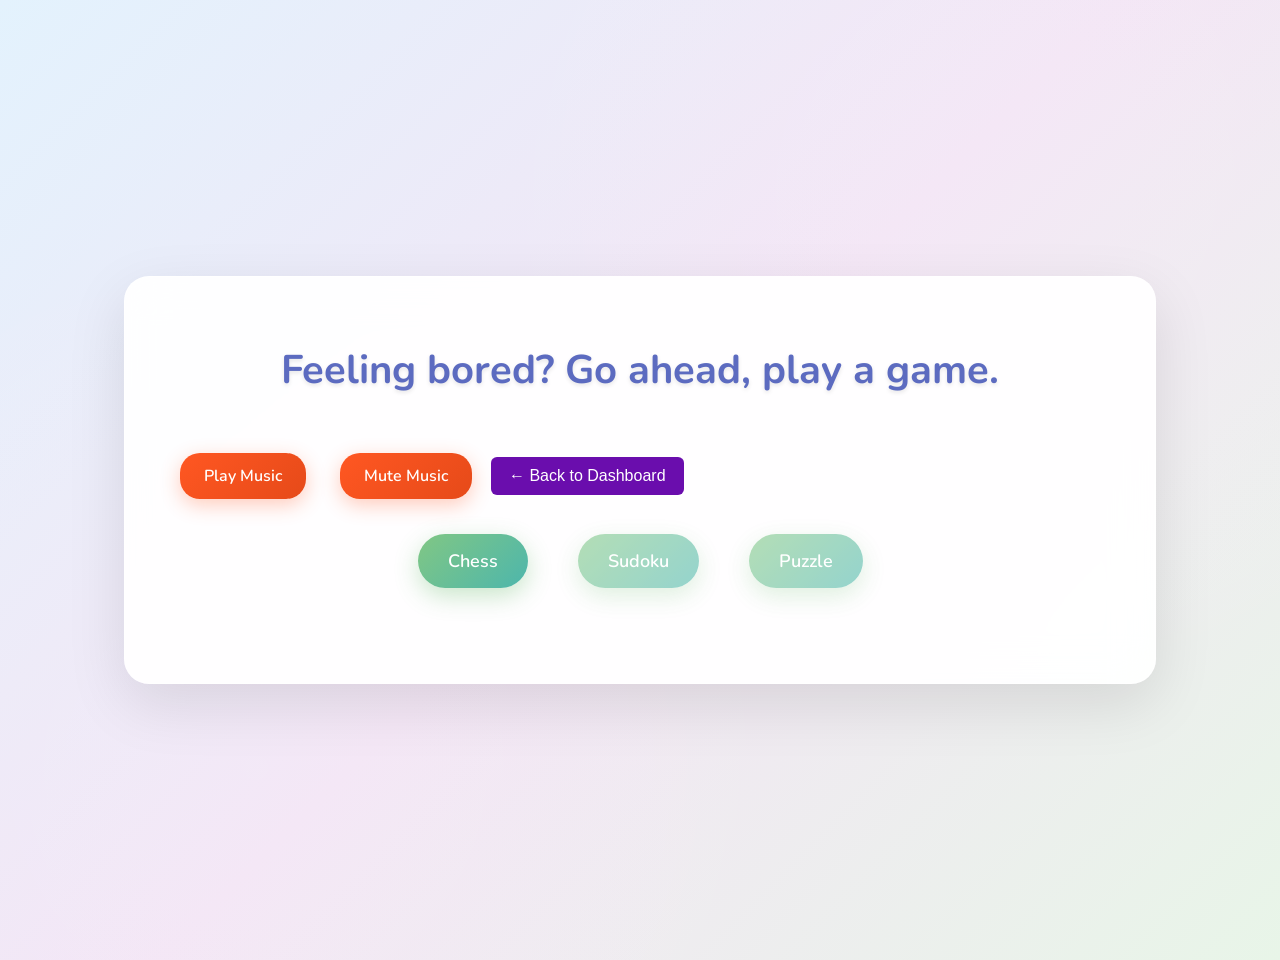
<file: ai shish/games.html>
<!DOCTYPE html>
<html lang="en">
<head>
    <meta charset="UTF-8">
    <meta name="viewport" content="width=device-width, initial-scale=1.0">
    <title>Games - TrackNstudy</title>
    <style>
        @import url('https://fonts.googleapis.com/css2?family=Nunito:wght@300;400;600;700&display=swap');

        body {
            font-family: 'Nunito', sans-serif;
            background: linear-gradient(135deg, #e3f2fd 0%, #f3e5f5 50%, #e8f5e8 100%);
            margin: 0;
            padding: 30px;
            display: flex;
            justify-content: center;
            align-items: center;
            min-height: 100vh;
            position: relative;
        }

        body::before {
            content: '';
            position: absolute;
            top: 0;
            left: 0;
            right: 0;
            bottom: 0;
            background: radial-gradient(circle at 20% 80%, rgba(255,255,255,0.1) 0%, transparent 50%),
                        radial-gradient(circle at 80% 20%, rgba(255,255,255,0.1) 0%, transparent 50%);
            pointer-events: none;
        }

        .game-section {
            max-width: 950px;
            width: 100%;
            background: rgba(255, 255, 255, 0.95);
            border-radius: 25px;
            padding: 40px;
            box-shadow: 0 20px 60px rgba(0, 0, 0, 0.1);
            backdrop-filter: blur(20px);
            border: 1px solid rgba(255, 255, 255, 0.2);
            position: relative;
            z-index: 1;
        }

        h1 {
            text-align: center;
            color: #5c6bc0;
            margin-bottom: 40px;
            font-size: 2.5em;
            font-weight: 700;
            text-shadow: 0 2px 4px rgba(0,0,0,0.1);
        }

        .category-buttons {
            display: flex;
            justify-content: center;
            gap: 20px;
            margin-bottom: 40px;
            flex-wrap: wrap;
        }

        .category-buttons button {
            padding: 15px 30px;
            background: linear-gradient(135deg, #81c784 0%, #4db6ac 100%);
            color: white;
            border: none;
            border-radius: 30px;
            cursor: pointer;
            font-size: 18px;
            font-weight: 600;
            font-family: 'Nunito', sans-serif;
            transition: all 0.4s cubic-bezier(0.4, 0, 0.2, 1);
            box-shadow: 0 8px 25px rgba(76, 175, 80, 0.3);
            position: relative;
            overflow: hidden;
        }

        .category-buttons button::before {
            content: '';
            position: absolute;
            top: 0;
            left: -100%;
            width: 100%;
            height: 100%;
            background: linear-gradient(90deg, transparent, rgba(255,255,255,0.2), transparent);
            transition: left 0.5s;
        }

        .category-buttons button:hover::before {
            left: 100%;
        }

        .category-buttons button:hover {
            transform: translateY(-3px);
            box-shadow: 0 12px 35px rgba(76, 175, 80, 0.4);
        }
        
        .category-buttons button:disabled {
            cursor: not-allowed;
            opacity: 0.5;
            transform: none;
        }
        
        .category-buttons button:disabled:hover {
            transform: none;
            box-shadow: 0 8px 25px rgba(76, 175, 80, 0.3);
        }

        .game-module {
            opacity: 0;
            transform: translateY(30px);
            transition: all 0.6s cubic-bezier(0.4, 0, 0.2, 1);
            display: none;
        }

        .game-module:not(.hidden) {
            opacity: 1;
            transform: translateY(0);
            display: block;
        }

        .game-module h2 {
            text-align: center;
            color: #3949ab;
            margin-bottom: 30px;
            font-size: 2em;
            font-weight: 600;
        }

        .timers {
            display: flex;
            justify-content: center;
            gap: 40px;
            margin-bottom: 30px;
        }

        .timers p {
            margin: 0;
            font-size: 20px;
            font-weight: 600;
            color: #424242;
            background: rgba(255, 255, 255, 0.8);
            padding: 10px 20px;
            border-radius: 15px;
            box-shadow: 0 4px 12px rgba(0,0,0,0.1);
        }

        button {
            padding: 12px 24px;
            background: linear-gradient(135deg, #64b5f6 0%, #ba68c8 100%);
            color: white;
            border: none;
            border-radius: 20px;
            cursor: pointer;
            font-size: 16px;
            font-weight: 600;
            font-family: 'Nunito', sans-serif;
            margin: 15px;
            transition: all 0.3s cubic-bezier(0.4, 0, 0.2, 1);
            box-shadow: 0 6px 20px rgba(100, 181, 246, 0.3);
            position: relative;
            overflow: hidden;
        }

        button::before {
            content: '';
            position: absolute;
            top: 0;
            left: -100%;
            width: 100%;
            height: 100%;
            background: linear-gradient(90deg, transparent, rgba(255,255,255,0.3), transparent);
            transition: left 0.4s;
        }

        button:hover::before {
            left: 100%;
        }

        button:hover {
            transform: translateY(-2px);
            box-shadow: 0 8px 25px rgba(100, 181, 246, 0.4);
        }

        #play-btn, #mute-btn {
            margin-bottom: 20px;
            padding: 12px 24px;
            background: linear-gradient(135deg, #ff5722 0%, #e64a19 100%);
            color: white;
            border: none;
            border-radius: 20px;
            cursor: pointer;
            font-size: 16px;
            font-weight: 600;
            font-family: 'Nunito', sans-serif;
            transition: all 0.3s cubic-bezier(0.4, 0, 0.2, 1);
            box-shadow: 0 6px 20px rgba(255, 87, 34, 0.3);
        }

        #play-btn:hover, #mute-btn:hover {
            transform: translateY(-2px);
            box-shadow: 0 8px 25px rgba(255, 87, 34, 0.4);
        }
        .chess-board {
            display: grid;
            grid-template-columns: repeat(8, 65px);
            grid-template-rows: repeat(8, 65px);
            border: 4px solid rgba(66, 66, 66, 0.3);
            width: fit-content;
            margin: 30px auto;
            border-radius: 15px;
            box-shadow: 0 15px 35px rgba(0, 0, 0, 0.1);
            background: rgba(255, 255, 255, 0.1);
            backdrop-filter: blur(10px);
            overflow: hidden;
        }

        .chess-square {
            width: 65px;
            height: 65px;
            display: flex;
            align-items: center;
            justify-content: center;
            font-size: 42px;
            cursor: pointer;
            transition: all 0.3s cubic-bezier(0.4, 0, 0.2, 1);
            position: relative;
        }

        .chess-square:hover {
            background: rgba(100, 181, 246, 0.2) !important;
            transform: scale(1.05);
        }

        .white-square {
            background: linear-gradient(135deg, #f5f5f5 0%, #e8eaf6 100%);
        }

        .black-square {
            background: linear-gradient(135deg, #90caf9 0%, #64b5f6 100%);
        }

        .selected {
            background: linear-gradient(135deg, #ffb74d 0%, #ff9800 100%) !important;
            box-shadow: inset 0 0 20px rgba(255, 152, 0, 0.3);
            transform: scale(1.08);
        }

        .possible-move {
            background: linear-gradient(135deg, #81c784 0%, #4caf50 100%) !important;
            box-shadow: inset 0 0 15px rgba(76, 175, 80, 0.2);
            animation: pulse 1.5s infinite;
        }

        @keyframes pulse {
            0% { box-shadow: inset 0 0 15px rgba(76, 175, 80, 0.2); }
            50% { box-shadow: inset 0 0 25px rgba(76, 175, 80, 0.4); }
            100% { box-shadow: inset 0 0 15px rgba(76, 175, 80, 0.2); }
        }
        .sudoku-grid {
            display: grid;
            grid-template-columns: repeat(9, 45px);
            grid-template-rows: repeat(9, 45px);
            gap: 1px;
            border: 3px solid #333;
            width: fit-content;
            margin: 20px auto;
            background: #333;
        }
        .sudoku-cell {
            width: 45px;
            height: 45px;
            background: white;
            border: 1px solid #ccc;
            display: flex;
            align-items: center;
            justify-content: center;
        }
        .sudoku-cell input {
            width: 100%;
            height: 100%;
            border: none;
            text-align: center;
            font-size: 20px;
            font-weight: bold;
        }
        .sudoku-cell input:disabled {
            background: #e0e0e0;
            color: #333;
            cursor: not-allowed;
        }
        .sudoku-cell input:not(:disabled) {
            background: white;
            color: #333;
        }
        .sudoku-cell.conflict {
            background: rgba(255, 0, 0, 0.3) !important;
        }
        .sudoku-cell.valid {
            background: rgba(0, 255, 0, 0.3) !important;
        }
        .sudoku-cell.correct {
            background: rgba(0, 255, 0, 0.5) !important;
            border: 2px solid green;
        }
        .sudoku-cell.incorrect {
            background: rgba(255, 0, 0, 0.5) !important;
            border: 2px solid red;
        }
        .sudoku-cell.fixed {
            background: #e0e0e0;
        }
        .word-list {
            text-align: center;
            margin-bottom: 25px;
            font-size: 20px;
            font-weight: 600;
            color: #424242;
        }

        .word-list span {
            margin: 0 8px;
            padding: 8px 15px;
            background: linear-gradient(135deg, #ffffff 0%, #f8f9fa 100%);
            border-radius: 20px;
            border: 2px solid rgba(66, 66, 66, 0.1);
            transition: all 0.3s cubic-bezier(0.4, 0, 0.2, 1);
            box-shadow: 0 2px 8px rgba(0, 0, 0, 0.1);
        }

        .word-list .found {
            background: linear-gradient(135deg, #81c784 0%, #4caf50 100%);
            color: white;
            text-decoration: none;
            transform: scale(1.05);
            box-shadow: 0 4px 12px rgba(76, 175, 80, 0.3);
        }
        .word-grid {
            display: grid;
            grid-template-columns: repeat(10, 42px);
            grid-template-rows: repeat(10, 42px);
            gap: 3px;
            width: fit-content;
            margin: 30px auto;
            font-family: 'Nunito', sans-serif;
            font-size: 20px;
            font-weight: 600;
            border-radius: 15px;
            padding: 15px;
            background: rgba(255, 255, 255, 0.1);
            backdrop-filter: blur(10px);
            box-shadow: 0 10px 30px rgba(0, 0, 0, 0.1);
        }

        .word-cell {
            width: 42px;
            height: 42px;
            background: linear-gradient(135deg, #ffffff 0%, #f8f9fa 100%);
            border: 2px solid rgba(66, 66, 66, 0.2);
            border-radius: 8px;
            display: flex;
            align-items: center;
            justify-content: center;
            cursor: pointer;
            transition: all 0.3s cubic-bezier(0.4, 0, 0.2, 1);
            user-select: none;
            color: #424242;
            box-shadow: 0 2px 8px rgba(0, 0, 0, 0.1);
        }

        .word-cell:hover {
            background: linear-gradient(135deg, #e3f2fd 0%, #bbdefb 100%);
            transform: scale(1.05);
            box-shadow: 0 4px 12px rgba(0, 0, 0, 0.15);
        }

        .word-cell.selected {
            background: linear-gradient(135deg, #ffb74d 0%, #ff9800 100%);
            color: white;
            transform: scale(1.08);
            box-shadow: 0 4px 15px rgba(255, 152, 0, 0.4);
        }

        .word-cell.found {
            background: linear-gradient(135deg, #81c784 0%, #4caf50 100%);
            color: white;
            font-weight: 700;
            transform: scale(1.02);
            box-shadow: 0 4px 15px rgba(76, 175, 80, 0.3);
            animation: foundGlow 0.6s ease-out;
        }

        @keyframes foundGlow {
            0% { box-shadow: 0 0 0 rgba(76, 175, 80, 0.3); }
            50% { box-shadow: 0 0 20px rgba(76, 175, 80, 0.6); }
            100% { box-shadow: 0 0 15px rgba(76, 175, 80, 0.3); }
        }

        .word-cell.incorrect-selection {
            background: linear-gradient(135deg, #ef5350 0%, #f44336 100%);
            color: white;
            animation: shake 0.5s ease-in-out;
        }

        @keyframes shake {
            0%, 100% { transform: translateX(0); }
            25% { transform: translateX(-3px); }
            75% { transform: translateX(3px); }
        }
        .feedback {
            margin-top: 25px;
            text-align: center;
            font-size: 20px;
            font-weight: 600;
            min-height: 40px;
            padding: 15px 25px;
            border-radius: 20px;
            background: rgba(255, 255, 255, 0.9);
            box-shadow: 0 8px 25px rgba(0, 0, 0, 0.1);
            backdrop-filter: blur(10px);
            border: 1px solid rgba(255, 255, 255, 0.2);
            transition: all 0.4s cubic-bezier(0.4, 0, 0.2, 1);
            opacity: 0;
            transform: translateY(10px);
        }

        .feedback.show {
            opacity: 1;
            transform: translateY(0);
        }

        .correct {
            color: #2e7d32;
            background: linear-gradient(135deg, rgba(129, 199, 132, 0.2) 0%, rgba(76, 175, 80, 0.1) 100%);
            border-left: 4px solid #4caf50;
        }

        .incorrect {
            color: #c62828;
            background: linear-gradient(135deg, rgba(239, 83, 80, 0.2) 0%, rgba(244, 67, 54, 0.1) 100%);
            border-left: 4px solid #f44336;
        }

        .check-message {
            color: #1565c0;
            background: linear-gradient(135deg, rgba(100, 181, 246, 0.2) 0%, rgba(33, 150, 243, 0.1) 100%);
            border-left: 4px solid #2196f3;
        }

        .checkmate-message {
            color: #f57c00;
            background: linear-gradient(135deg, rgba(255, 183, 77, 0.2) 0%, rgba(255, 152, 0, 0.1) 100%);
            border-left: 4px solid #ff9800;
            font-size: 22px;
            font-weight: 700;
        }
        @media (max-width: 768px) {
            .game-section {
                padding: 20px;
            }
            .chess-board {
                grid-template-columns: repeat(8, 40px);
                grid-template-rows: repeat(8, 40px);
            }
            .chess-square {
                width: 40px;
                height: 40px;
                font-size: 25px;
            }
            .sudoku-grid {
                grid-template-columns: repeat(9, 35px);
                grid-template-rows: repeat(9, 35px);
            }
            .sudoku-cell {
                width: 35px;
                height: 35px;
            }
            .sudoku-cell input {
                font-size: 16px;
            }
            .word-grid {
                grid-template-columns: repeat(10, 28px);
                grid-template-rows: repeat(10, 28px);
            }
            .word-cell {
                width: 28px;
                height: 28px;
                font-size: 14px;
            }
        }




  .back-btn {
    display: inline-block;
    margin-top: 20px;
    padding: 10px 18px;
    background-color: #6a0dad; /* purple tone */
    color: #fff;
    text-decoration: none;
    border-radius: 6px;
    font-family: 'Segoe UI', sans-serif;
    transition: background-color 0.3s ease, transform 0.2s ease;
  }

  .back-btn:hover {
    background-color: #4b1463; /* darker purple on hover */
    transform: translateY(-2px); /* subtle lift effect */
  }

    </style>
</head>
<body>

<audio id="bg-music" loop>
  <source src="../bgmusic.mp3" type="audio/mpeg">
  Your browser does not support the audio element.
</audio>

    <div class="game-section">
        <h1>Feeling bored? Go ahead, play a game.</h1>
        <button id="play-btn">Play Music</button>
        <button id="mute-btn">Mute Music</button>
        <!-- Back Button -->
<a href="../index.html" class="back-btn">← Back to Dashboard</a>


        <div class="category-buttons">
            <button id="chessBtn">Chess</button>
<button id="sudokuBtn">Sudoku</button>
<button id="puzzleBtn">Puzzle</button>
        </div>
        <div id="chess-module" class="game-module hidden">
            <h2>Chess</h2>
            <p>Current Player: <span id="current-player">White</span></p>
            <div class="timers">
                <p>White Timer: <span id="white-timer">05:00</span></p>
                <p>Black Timer: <span id="black-timer">05:00</span></p>
            </div>
            <button id="start-chess">Start Game</button>
            <button id="reset-chess">Reset Game</button>
            <div id="chess-status" class="feedback"></div>
            <div id="chess-board" class="chess-board"></div>
        </div>
        <div id="sudoku-module" class="game-module hidden">
            <h2>Sudoku</h2>
            <div id="sudoku-grid" class="sudoku-grid"></div>
            <button id="submit-sudoku">Submit</button>
            <button id="show-answer-sudoku">Show Answer</button>
            <div id="sudoku-feedback" class="feedback"></div>
        </div>
        <div id="puzzle-module" class="game-module hidden">
            <h2>Word Search</h2>
            <div id="word-list" class="word-list"></div>
            <div id="word-grid" class="word-grid"></div>
            <button id="reset-puzzle">Reset Puzzle</button>
            <button id="next-puzzle">Next Puzzle</button>
            <div id="puzzle-feedback" class="feedback"></div>
        </div>
    </div>
    <script>
        // Helper function to normalize touch/mouse coordinates
        function getCoordinates(e) {
            if (e.touches && e.touches.length > 0) {
                return { x: e.touches[0].clientX, y: e.touches[0].clientY };
            } else if (e.changedTouches && e.changedTouches.length > 0) {
                return { x: e.changedTouches[0].clientX, y: e.changedTouches[0].clientY };
            } else {
                return { x: e.clientX, y: e.clientY };
            }
        }

        // Game switching logic - fix button IDs
        document.getElementById('chessBtn').addEventListener('click', () => showGame('chess'));
        document.getElementById('sudokuBtn').addEventListener('click', function() {
            if (this.dataset.unlocked === 'true') {
                showGame('sudoku');
            } else {
                const tasks = JSON.parse(localStorage.getItem('tasks')) || [];
                const completedTasks = tasks.filter(t => t.completed).length;
                const needed = 10 - completedTasks;
                alert('🔒 Sudoku is locked!\n\nYou need to complete ' + needed + ' more task(s) to unlock this game.\n\nCompleted tasks: ' + completedTasks + '/10');
            }
        });
        document.getElementById('puzzleBtn').addEventListener('click', function() {
            if (this.dataset.unlocked === 'true') {
                showGame('puzzle');
            } else {
                const assignments = JSON.parse(localStorage.getItem('assignments')) || [];
                const completedAssignments = assignments.filter(a => a.completed).length;
                const needed = 5 - completedAssignments;
                alert('🔒 Puzzle is locked!\n\nYou need to complete ' + needed + ' more assignment(s) to unlock this game.\n\nCompleted assignments: ' + completedAssignments + '/5');
            }
        });

        function showGame(game) {
            document.querySelectorAll('.game-module').forEach(module => {
                module.classList.add('hidden');
            });
            document.getElementById(game + '-module').classList.remove('hidden');
            // Smooth transition with timeout
            setTimeout(() => {
                if (game === 'chess') {
                    initChess();
                } else if (game === 'sudoku') {
                    initSudoku();
                } else if (game === 'puzzle') {
                    initPuzzle();
                }
            }, 500); // Match transition duration
        }
        // Game switching ensures only one module is visible at a time with smooth transitions

        // Chess Logic
        let chessBoard = [
            ['♜', '♞', '♝', '♛', '♚', '♝', '♞', '♜'],
            ['♟', '♟', '♟', '♟', '♟', '♟', '♟', '♟'],
            ['', '', '', '', '', '', '', ''],
            ['', '', '', '', '', '', '', ''],
            ['', '', '', '', '', '', '', ''],
            ['', '', '', '', '', '', '', ''],
            ['♙', '♙', '♙', '♙', '♙', '♙', '♙', '♙'],
            ['♖', '♘', '♗', '♕', '♔', '♗', '♘', '♖']
        ];
        let currentPlayer = 'white';
        let selectedSquare = null;
        let whiteTime = 300; // 5 minutes
        let blackTime = 300;
        let timerInterval;
        let gameStarted = false;
        let gameEnded = false;
        let checkStatus = false;
        let pawnFirstMoves = new Set(); // Track pawns that haven't moved yet

        function initChess() {
            renderChessBoard();
            // Timers start only when Start Game is clicked
        }

        // Chess drag state
        let chessDragState = {
            isDragging: false,
            piece: null,
            startRow: null,
            startCol: null,
            originalPiece: null,
            ghostElement: null
        };

        function renderChessBoard() {
            const board = document.getElementById('chess-board');
            board.innerHTML = '';
            for (let row = 0; row < 8; row++) {
                for (let col = 0; col < 8; col++) {
                    const square = document.createElement('div');
                    square.className = 'chess-square ' + ((row + col) % 2 === 0 ? 'white-square' : 'black-square');
                    square.textContent = chessBoard[row][col];
                    square.dataset.row = row;
                    square.dataset.col = col;
                    square.addEventListener('click', () => selectSquare(row, col));
                    
                    // Add touch event listeners for mobile drag
                    square.addEventListener('touchstart', (e) => handleChessTouchStart(e, row, col), { passive: false });
                    square.addEventListener('touchmove', handleChessTouchMove, { passive: false });
                    square.addEventListener('touchend', handleChessTouchEnd, { passive: false });
                    
                    board.appendChild(square);
                }
            }
        }

        function handleChessTouchStart(e, row, col) {
            if (!gameStarted || gameEnded) return;
            if (!chessBoard[row][col] || !isPieceOfCurrentPlayer(row, col)) return;
            
            e.preventDefault();
            e.stopPropagation();
            
            const coords = getCoordinates(e);
            
            chessDragState = {
                isDragging: true,
                piece: chessBoard[row][col],
                startRow: row,
                startCol: col,
                originalPiece: chessBoard[row][col],
                ghostElement: null
            };
            
            // Create ghost element for visual feedback
            const ghost = document.createElement('div');
            ghost.textContent = chessBoard[row][col];
            ghost.style.cssText = `
                position: fixed;
                font-size: 42px;
                pointer-events: none;
                z-index: 1000;
                left: ${coords.x - 20}px;
                top: ${coords.y - 20}px;
                opacity: 0.8;
            `;
            document.body.appendChild(ghost);
            chessDragState.ghostElement = ghost;
            
            // Highlight the source square
            const sourceSquare = document.querySelector(`[data-row="${row}"][data-col="${col}"]`);
            if (sourceSquare) sourceSquare.classList.add('selected');
        }

        function handleChessTouchMove(e) {
            if (!chessDragState.isDragging) return;
            
            e.preventDefault();
            
            const coords = getCoordinates(e);
            
            if (chessDragState.ghostElement) {
                chessDragState.ghostElement.style.left = (coords.x - 20) + 'px';
                chessDragState.ghostElement.style.top = (coords.y - 20) + 'px';
            }
            
            // Highlight potential drop target
            const elementsUnderTouch = document.elementsFromPoint(coords.x, coords.y);
            const targetSquare = elementsUnderTouch.find(el => 
                el.classList && el.classList.contains('chess-square')
            );
            
            // Clear previous highlights
            document.querySelectorAll('.chess-square').forEach(sq => {
                if (!sq.classList.contains('selected')) {
                    sq.classList.remove('possible-move');
                }
            });
            
            if (targetSquare) {
                const targetRow = parseInt(targetSquare.dataset.row);
                const targetCol = parseInt(targetSquare.dataset.col);
                
                if (isValidMove(chessDragState.startRow, chessDragState.startCol, targetRow, targetCol)) {
                    targetSquare.classList.add('possible-move');
                }
            }
        }

        function handleChessTouchEnd(e) {
            if (!chessDragState.isDragging) return;
            
            e.preventDefault();
            
            // Clean up ghost element
            if (chessDragState.ghostElement) {
                chessDragState.ghostElement.remove();
            }
            
            // Get final position
            const coords = e.changedTouches ? 
                { x: e.changedTouches[0].clientX, y: e.changedTouches[0].clientY } : 
                { x: e.clientX, y: e.clientY };
            
            const elementsUnderTouch = document.elementsFromPoint(coords.x, coords.y);
            const targetSquare = elementsUnderTouch.find(el => 
                el.classList && el.classList.contains('chess-square')
            );
            
            if (targetSquare) {
                const targetRow = parseInt(targetSquare.dataset.row);
                const targetCol = parseInt(targetSquare.dataset.col);
                
                // Check if move is valid
                if (isValidMove(chessDragState.startRow, chessDragState.startCol, targetRow, targetCol)) {
                    // Check if move would put own king in check
                    const originalPiece = chessBoard[targetRow][targetCol];
                    const originalSelected = chessBoard[chessDragState.startRow][chessDragState.startCol];
                    chessBoard[targetRow][targetCol] = chessBoard[chessDragState.startRow][chessDragState.startCol];
                    chessBoard[chessDragState.startRow][chessDragState.startCol] = '';
                    const kingInCheck = isKingInCheck(currentPlayer);
                    // Revert move
                    chessBoard[chessDragState.startRow][chessDragState.startCol] = originalSelected;
                    chessBoard[targetRow][targetCol] = originalPiece;

                    if (!kingInCheck) {
                        movePiece(chessDragState.startRow, chessDragState.startCol, targetRow, targetCol);
                        if (chessBoard[targetRow][targetCol] === '♟' || chessBoard[targetRow][targetCol] === '♙') {
                            pawnFirstMoves.add(`${targetRow},${targetCol}`);
                        }
                        switchPlayer();
                        checkForCheck();
                        checkForCheckmate();
                    } else {
                        document.getElementById('chess-status').textContent = 'Illegal move – King would be in check!';
                        document.getElementById('chess-status').className = 'feedback incorrect show';
                        setTimeout(() => {
                            if (!checkStatus) document.getElementById('chess-status').textContent = '';
                        }, 2000);
                        // Clear selection
                        const selectedElement = document.querySelector(`[data-row="${chessDragState.startRow}"][data-col="${chessDragState.startCol}"]`);
                        if (selectedElement) selectedElement.classList.remove('selected');
                    }
                }
            }
            
            // Reset drag state
            chessDragState = {
                isDragging: false,
                piece: null,
                startRow: null,
                startCol: null,
                originalPiece: null,
                ghostElement: null
            };
            
            // Clear all highlights
            document.querySelectorAll('.chess-square').forEach(sq => {
                sq.classList.remove('selected');
                sq.classList.remove('possible-move');
            });
        }

        function selectSquare(row, col) {
            if (!gameStarted || gameEnded) return;
            const square = document.querySelector(`[data-row="${row}"][data-col="${col}"]`);
            if (selectedSquare) {
                const [selectedRow, selectedCol] = selectedSquare;
                if (selectedRow === row && selectedCol === col) {
                    // Deselect
                    square.classList.remove('selected');
                    clearPossibleMoves();
                    selectedSquare = null;
                    return;
                }
                // Try to move
                if (isValidMove(selectedRow, selectedCol, row, col)) {
                    // Check if move would put own king in check
                    const originalPiece = chessBoard[row][col];
                    const originalSelected = chessBoard[selectedRow][selectedCol];
                    chessBoard[row][col] = chessBoard[selectedRow][selectedCol];
                    chessBoard[selectedRow][selectedCol] = '';
                    const kingInCheck = isKingInCheck(currentPlayer);
                    // Revert move
                    chessBoard[selectedRow][selectedCol] = originalSelected;
                    chessBoard[row][col] = originalPiece;

                    if (kingInCheck) {
                        document.getElementById('chess-status').textContent = 'Illegal move – King would be in check!';
                        document.getElementById('chess-status').className = 'feedback incorrect show';
                        setTimeout(() => {
                            if (!checkStatus) document.getElementById('chess-status').textContent = '';
                        }, 2000);
                        // Clear selection and highlights to allow retrying
                        const selectedElement = document.querySelector(`[data-row="${selectedRow}"][data-col="${selectedCol}"]`);
                        if (selectedElement) {
                            selectedElement.classList.remove('selected');
                        }
                        clearPossibleMoves();
                        selectedSquare = null;
                        return;
                    }

                    movePiece(selectedRow, selectedCol, row, col);
                    // Track pawn first moves
                    if (chessBoard[row][col] === '♟' || chessBoard[row][col] === '♙') {
                        pawnFirstMoves.add(`${row},${col}`);
                    }
                    switchPlayer();
                    checkForCheck();
                    checkForCheckmate();
                } else {
                    // Invalid move - show feedback but don't freeze
                    document.getElementById('chess-status').textContent = 'Invalid move!';
                    document.getElementById('chess-status').className = 'feedback incorrect show';
                    setTimeout(() => {
                        if (!checkStatus) document.getElementById('chess-status').textContent = '';
                    }, 2000);
                    // Clear selection and highlights to allow retrying
                    const selectedElement = document.querySelector(`[data-row="${selectedRow}"][data-col="${selectedCol}"]`);
                    if (selectedElement) {
                        selectedElement.classList.remove('selected');
                    }
                    clearPossibleMoves();
                    selectedSquare = null;
                    return;
                }
                document.querySelector(`[data-row="${selectedRow}"][data-col="${selectedCol}"]`).classList.remove('selected');
                clearPossibleMoves();
                selectedSquare = null;
            } else {
                // Select piece
                if (chessBoard[row][col] && isPieceOfCurrentPlayer(row, col)) {
                    selectedSquare = [row, col];
                    square.classList.add('selected');
                    showPossibleMoves(row, col);
                }
            }
        }

        function isPieceOfCurrentPlayer(row, col) {
            const piece = chessBoard[row][col];
            if (currentPlayer === 'white') {
                return piece && piece.charCodeAt(0) >= 9812 && piece.charCodeAt(0) <= 9817; // White pieces
            } else {
                return piece && piece.charCodeAt(0) >= 9818 && piece.charCodeAt(0) <= 9823; // Black pieces
            }
        }

        function isValidMove(fromRow, fromCol, toRow, toCol) {
            const piece = chessBoard[fromRow][fromCol];
            const target = chessBoard[toRow][toCol];
            const isWhite = currentPlayer === 'white';
            const pawnKey = `${fromRow},${fromCol}`;

            // Can't capture own piece
            if (target && isPieceOfCurrentPlayer(toRow, toCol)) return false;

            // Pawn movement logic
            if (piece === '♟' || piece === '♙') {
                const direction = piece === '♟' ? 1 : -1; // Black pawns move down (positive row), white pawns move up (negative row)
                const startRow = piece === '♟' ? 1 : 6; // Black pawns start at row 1, white at row 6

                // Forward movement
                if (fromCol === toCol) {
                    // Must be empty square
                    if (target) return false;

                    // One square forward
                    if (toRow === fromRow + direction) return true;

                    // Two squares forward on first move
                    if (fromRow === startRow && toRow === fromRow + 2 * direction && !pawnFirstMoves.has(pawnKey)) {
                        // Check if path is clear
                        const middleRow = fromRow + direction;
                        if (!chessBoard[middleRow][fromCol]) return true;
                    }
                }
                // Diagonal capture
                else if (Math.abs(toCol - fromCol) === 1 && toRow === fromRow + direction) {
                    // Must be enemy piece to capture
                    return target && !isPieceOfCurrentPlayer(toRow, toCol);
                }

                return false; // No backward or sideways movement
            }

            // King movement - basic adjacent squares
            if (piece === '♚' || piece === '♔') {
                const rowDiff = Math.abs(toRow - fromRow);
                const colDiff = Math.abs(toCol - fromCol);
                return rowDiff <= 1 && colDiff <= 1 && !(rowDiff === 0 && colDiff === 0);
            }

            // Knight movement - L-shape
            if (piece === '♞' || piece === '♘') {
                const rowDiff = Math.abs(toRow - fromRow);
                const colDiff = Math.abs(toCol - fromCol);
                return (rowDiff === 2 && colDiff === 1) || (rowDiff === 1 && colDiff === 2);
            }

            // For other pieces, allow any move (simplified - we'll rely on king safety check)
            return true;
        }

        function movePiece(fromRow, fromCol, toRow, toCol) {
            chessBoard[toRow][toCol] = chessBoard[fromRow][fromCol];
            chessBoard[fromRow][fromCol] = '';
            renderChessBoard();
        }

        function isKingInCheck(player) {
            const king = player === 'white' ? '♔' : '♚';
            let kingPos = null;
            for (let row = 0; row < 8; row++) {
                for (let col = 0; col < 8; col++) {
                    if (chessBoard[row][col] === king) {
                        kingPos = [row, col];
                        break;
                    }
                }
                if (kingPos) break;
            }
            if (!kingPos) return false;
            return isSquareUnderAttack(kingPos[0], kingPos[1], player === 'white' ? 'black' : 'white');
        }

        function checkForCheck() {
            const opponent = currentPlayer === 'white' ? 'black' : 'white';
            checkStatus = isKingInCheck(opponent);
            if (checkStatus) {
                document.getElementById('chess-status').textContent = 'Check!';
                document.getElementById('chess-status').className = 'feedback check-message show';
                // Highlight opponent's king
                const king = opponent === 'white' ? '♔' : '♚';
                for (let row = 0; row < 8; row++) {
                    for (let col = 0; col < 8; col++) {
                        if (chessBoard[row][col] === king) {
                            const kingSquare = document.querySelector(`[data-row="${row}"][data-col="${col}"]`);
                            kingSquare.style.background = 'rgba(255, 0, 0, 0.5)';
                            break;
                        }
                    }
                }
            } else {
                document.getElementById('chess-status').textContent = '';
                // Clear king highlight
                document.querySelectorAll('.chess-square').forEach(square => {
                    square.style.background = '';
                });
            }
        }

        function isSquareUnderAttack(row, col, attackerColor) {
            // Check pawn attacks
            const pawnDirection = attackerColor === 'white' ? -1 : 1; // white pawns attack up (negative row), black down (positive)
            const pawnRow = row + pawnDirection;
            if (pawnRow >= 0 && pawnRow < 8) {
                for (const dc of [-1, 1]) {
                    const pawnCol = col + dc;
                    if (pawnCol >= 0 && pawnCol < 8) {
                        const piece = chessBoard[pawnRow][pawnCol];
                        if (piece === (attackerColor === 'white' ? '♙' : '♟')) {
                            return true;
                        }
                    }
                }
            }

            // Check knight attacks
            const knightMoves = [
                [-2, -1], [-2, 1], [-1, -2], [-1, 2],
                [1, -2], [1, 2], [2, -1], [2, 1]
            ];
            for (const [dr, dc] of knightMoves) {
                const nr = row + dr;
                const nc = col + dc;
                if (nr >= 0 && nr < 8 && nc >= 0 && nc < 8) {
                    const piece = chessBoard[nr][nc];
                    if (piece === (attackerColor === 'white' ? '♘' : '♞')) {
                        return true;
                    }
                }
            }

            // Check bishop/queen diagonals
            const bishopDirections = [[-1, -1], [-1, 1], [1, -1], [1, 1]];
            for (const [dr, dc] of bishopDirections) {
                let r = row + dr;
                let c = col + dc;
                while (r >= 0 && r < 8 && c >= 0 && c < 8) {
                    const piece = chessBoard[r][c];
                    if (piece) {
                        if ((piece === (attackerColor === 'white' ? '♗' : '♝')) || (piece === (attackerColor === 'white' ? '♕' : '♛'))) {
                            return true;
                        }
                        break; // blocked
                    }
                    r += dr;
                    c += dc;
                }
            }

            // Check rook/queen ranks and files
            const rookDirections = [[-1, 0], [1, 0], [0, -1], [0, 1]];
            for (const [dr, dc] of rookDirections) {
                let r = row + dr;
                let c = col + dc;
                while (r >= 0 && r < 8 && c >= 0 && c < 8) {
                    const piece = chessBoard[r][c];
                    if (piece) {
                        if ((piece === (attackerColor === 'white' ? '♖' : '♜')) || (piece === (attackerColor === 'white' ? '♕' : '♛'))) {
                            return true;
                        }
                        break;
                    }
                    r += dr;
                    c += dc;
                }
            }

            // Check king attacks (adjacent)
            const kingDirections = [[-1, -1], [-1, 0], [-1, 1], [0, -1], [0, 1], [1, -1], [1, 0], [1, 1]];
            for (const [dr, dc] of kingDirections) {
                const nr = row + dr;
                const nc = col + dc;
                if (nr >= 0 && nr < 8 && nc >= 0 && nc < 8) {
                    const piece = chessBoard[nr][nc];
                    if (piece === (attackerColor === 'white' ? '♔' : '♚')) {
                        return true;
                    }
                }
            }

            return false;
        }

        function checkForCheckmate() {
            if (!checkStatus) return;

            // Check if the opponent (whose king is in check) has any legal moves
            const opponent = currentPlayer === 'white' ? 'black' : 'white';

            // Check if opponent's king has any legal moves
            const king = opponent === 'white' ? '♔' : '♚';
            let kingPos = null;
            for (let row = 0; row < 8; row++) {
                for (let col = 0; col < 8; col++) {
                    if (chessBoard[row][col] === king) {
                        kingPos = [row, col];
                        break;
                    }
                }
                if (kingPos) break;
            }
            if (!kingPos) return;

            // Check if king can move to any adjacent square
            const directions = [[-1, -1], [-1, 0], [-1, 1], [0, -1], [0, 1], [1, -1], [1, 0], [1, 1]];
            let canMove = false;
            for (const [dr, dc] of directions) {
                const newRow = kingPos[0] + dr;
                const newCol = kingPos[1] + dc;
                if (newRow >= 0 && newRow < 8 && newCol >= 0 && newCol < 8) {
                    const target = chessBoard[newRow][newCol];
                    if (!target || !isPieceOfOpponent(newRow, newCol, opponent)) {
                        // Temporarily move king
                        const original = chessBoard[newRow][newCol];
                        chessBoard[newRow][newCol] = king;
                        chessBoard[kingPos[0]][kingPos[1]] = '';
                        if (!isSquareUnderAttack(newRow, newCol, currentPlayer)) {
                            canMove = true;
                        }
                        // Revert
                        chessBoard[kingPos[0]][kingPos[1]] = king;
                        chessBoard[newRow][newCol] = original;
                    }
                }
            }

            // Check if any other piece of the opponent can block or capture the threat
            let canBlock = false;
            for (let row = 0; row < 8 && !canBlock; row++) {
                for (let col = 0; col < 8 && !canBlock; col++) {
                    if (chessBoard[row][col] && isPieceOfOpponent(row, col, opponent)) {
                        // Check all possible moves for this piece
                        for (let toRow = 0; toRow < 8 && !canBlock; toRow++) {
                            for (let toCol = 0; toCol < 8 && !canBlock; toCol++) {
                                if (isValidMoveForPlayer(row, col, toRow, toCol, opponent)) {
                                    // Test the move
                                    const originalPiece = chessBoard[toRow][toCol];
                                    const originalSelected = chessBoard[row][col];
                                    chessBoard[toRow][toCol] = chessBoard[row][col];
                                    chessBoard[row][col] = '';
                                    if (!isKingInCheck(opponent)) {
                                        canBlock = true;
                                    }
                                    // Revert
                                    chessBoard[row][col] = originalSelected;
                                    chessBoard[toRow][toCol] = originalPiece;
                                }
                            }
                        }
                    }
                }
            }

            if (!canMove && !canBlock) {
                gameEnded = true;
                const winner = currentPlayer.charAt(0).toUpperCase() + currentPlayer.slice(1);
                document.getElementById('chess-status').textContent = `Checkmate - ${winner} Wins!`;
                document.getElementById('chess-status').className = 'feedback checkmate-message show';
                clearInterval(timerInterval);
            }
        }

        function isPieceOfOpponent(row, col, opponent) {
            const piece = chessBoard[row][col];
            if (opponent === 'white') {
                return piece && piece.charCodeAt(0) >= 9812 && piece.charCodeAt(0) <= 9817; // White pieces
            } else {
                return piece && piece.charCodeAt(0) >= 9818 && piece.charCodeAt(0) <= 9823; // Black pieces
            }
        }

        function isValidMoveForPlayer(fromRow, fromCol, toRow, toCol, player) {
            const piece = chessBoard[fromRow][fromCol];
            const target = chessBoard[toRow][toCol];
            const isWhite = player === 'white';
            const pawnKey = `${fromRow},${fromCol}`;

            // Can't capture own piece
            if (target && isPieceOfOpponent(toRow, toCol, player)) return false;

            // Pawn movement logic
            if (piece === '♟' || piece === '♙') {
                const direction = piece === '♟' ? 1 : -1; // Black pawns move down (positive row), white pawns move up (negative row)
                const startRow = piece === '♟' ? 1 : 6; // Black pawns start at row 1, white at row 6

                // Forward movement
                if (fromCol === toCol) {
                    // Must be empty square
                    if (target) return false;

                    // One square forward
                    if (toRow === fromRow + direction) return true;

                    // Two squares forward on first move
                    if (fromRow === startRow && toRow === fromRow + 2 * direction && !pawnFirstMoves.has(pawnKey)) {
                        // Check if path is clear
                        const middleRow = fromRow + direction;
                        if (!chessBoard[middleRow][fromCol]) return true;
                    }
                }
                // Diagonal capture
                else if (Math.abs(toCol - fromCol) === 1 && toRow === fromRow + direction) {
                    // Must be enemy piece to capture
                    return target && !isPieceOfOpponent(toRow, toCol, player);
                }

                return false; // No backward or sideways movement
            }

            // King movement - basic adjacent squares
            if (piece === '♚' || piece === '♔') {
                const rowDiff = Math.abs(toRow - fromRow);
                const colDiff = Math.abs(toCol - fromCol);
                return rowDiff <= 1 && colDiff <= 1 && !(rowDiff === 0 && colDiff === 0);
            }

            // Knight movement - L-shape
            if (piece === '♞' || piece === '♘') {
                const rowDiff = Math.abs(toRow - fromRow);
                const colDiff = Math.abs(toCol - fromCol);
                return (rowDiff === 2 && colDiff === 1) || (rowDiff === 1 && colDiff === 2);
            }

            // For other pieces, allow any move (simplified - we'll rely on king safety check)
            return true;
        }

        function switchPlayer() {
            currentPlayer = currentPlayer === 'white' ? 'black' : 'white';
            document.getElementById('current-player').textContent = currentPlayer.charAt(0).toUpperCase() + currentPlayer.slice(1);
        }

        function showPossibleMoves(row, col) {
            const piece = chessBoard[row][col];

            // For knights, show L-shaped moves
            if (piece === '♞' || piece === '♘') {
                const knightMoves = [
                    [-2, -1], [-2, 1], [-1, -2], [-1, 2],
                    [1, -2], [1, 2], [2, -1], [2, 1]
                ];
                knightMoves.forEach(([dr, dc]) => {
                    const newRow = row + dr;
                    const newCol = col + dc;
                    if (newRow >= 0 && newRow < 8 && newCol >= 0 && newCol < 8) {
                        const square = document.querySelector(`[data-row="${newRow}"][data-col="${newCol}"]`);
                        if (!chessBoard[newRow][newCol] || !isPieceOfCurrentPlayer(newRow, newCol)) {
                            square.classList.add('possible-move');
                        }
                    }
                });
                return;
            }

            // For pawns, show forward moves
            if (piece === '♟' || piece === '♙') {
                const direction = piece === '♟' ? 1 : -1;
                const startRow = piece === '♟' ? 1 : 6;
                const pawnKey = `${row},${col}`;

                // One square forward
                const oneForwardRow = row + direction;
                if (oneForwardRow >= 0 && oneForwardRow < 8 && !chessBoard[oneForwardRow][col]) {
                    const square = document.querySelector(`[data-row="${oneForwardRow}"][data-col="${col}"]`);
                    square.classList.add('possible-move');

                    // Two squares forward on first move
                    if (row === startRow && !pawnFirstMoves.has(pawnKey)) {
                        const twoForwardRow = row + 2 * direction;
                        if (twoForwardRow >= 0 && twoForwardRow < 8 && !chessBoard[twoForwardRow][col]) {
                            const square2 = document.querySelector(`[data-row="${twoForwardRow}"][data-col="${col}"]`);
                            square2.classList.add('possible-move');
                        }
                    }
                }

                // Diagonal captures
                const leftCaptureCol = col - 1;
                const rightCaptureCol = col + 1;
                const captureRow = row + direction;

                if (captureRow >= 0 && captureRow < 8) {
                    if (leftCaptureCol >= 0 && chessBoard[captureRow][leftCaptureCol] && !isPieceOfCurrentPlayer(captureRow, leftCaptureCol)) {
                        const square = document.querySelector(`[data-row="${captureRow}"][data-col="${leftCaptureCol}"]`);
                        square.classList.add('possible-move');
                    }
                    if (rightCaptureCol < 8 && chessBoard[captureRow][rightCaptureCol] && !isPieceOfCurrentPlayer(captureRow, rightCaptureCol)) {
                        const square = document.querySelector(`[data-row="${captureRow}"][data-col="${rightCaptureCol}"]`);
                        square.classList.add('possible-move');
                    }
                }
                return;
            }

            // For king, show adjacent squares
            if (piece === '♚' || piece === '♔') {
                const directions = [[-1, -1], [-1, 0], [-1, 1], [0, -1], [0, 1], [1, -1], [1, 0], [1, 1]];
                directions.forEach(([dr, dc]) => {
                    const newRow = row + dr;
                    const newCol = col + dc;
                    if (newRow >= 0 && newRow < 8 && newCol >= 0 && newCol < 8) {
                        const square = document.querySelector(`[data-row="${newRow}"][data-col="${newCol}"]`);
                        if (!chessBoard[newRow][newCol] || !isPieceOfCurrentPlayer(newRow, newCol)) {
                            square.classList.add('possible-move');
                        }
                    }
                });
                return;
            }

            // For other pieces, show adjacent squares (simplified)
            const directions = [[-1, -1], [-1, 0], [-1, 1], [0, -1], [0, 1], [1, -1], [1, 0], [1, 1]];
            directions.forEach(([dr, dc]) => {
                const newRow = row + dr;
                const newCol = col + dc;
                if (newRow >= 0 && newRow < 8 && newCol >= 0 && newCol < 8) {
                    const square = document.querySelector(`[data-row="${newRow}"][data-col="${newCol}"]`);
                    if (!chessBoard[newRow][newCol] || !isPieceOfCurrentPlayer(newRow, newCol)) {
                        square.classList.add('possible-move');
                    }
                }
            });
        }

        function clearPossibleMoves() {
            document.querySelectorAll('.possible-move').forEach(square => square.classList.remove('possible-move'));
        }

        function startTimers() {
            clearInterval(timerInterval);
            timerInterval = setInterval(() => {
                if (gameEnded) return;
                if (currentPlayer === 'white') {
                    whiteTime--;
                    if (whiteTime <= 0) {
                        gameEnded = true;
                        document.getElementById('chess-status').textContent = 'Time\'s up - Black Wins!';
                        document.getElementById('chess-status').className = 'feedback correct show';
                        clearInterval(timerInterval);
                        return;
                    }
                } else {
                    blackTime--;
                    if (blackTime <= 0) {
                        gameEnded = true;
                        document.getElementById('chess-status').textContent = 'Time\'s up - White Wins!';
                        document.getElementById('chess-status').className = 'feedback correct show';
                        clearInterval(timerInterval);
                        return;
                    }
                }
                updateTimers();
            }, 1000);
        }

        function updateTimers() {
            document.getElementById('white-timer').textContent = formatTime(whiteTime);
            document.getElementById('black-timer').textContent = formatTime(blackTime);
        }

        function formatTime(seconds) {
            const mins = Math.floor(seconds / 60);
            const secs = seconds % 60;
            return `${mins.toString().padStart(2, '0')}:${secs.toString().padStart(2, '0')}`;
        }

        function resetChess() {
            chessBoard = [
                ['♜', '♞', '♝', '♛', '♚', '♝', '♞', '♜'],
                ['♟', '♟', '♟', '♟', '♟', '♟', '♟', '♟'],
                ['', '', '', '', '', '', '', ''],
                ['', '', '', '', '', '', '', ''],
                ['', '', '', '', '', '', '', ''],
                ['', '', '', '', '', '', '', ''],
                ['♙', '♙', '♙', '♙', '♙', '♙', '♙', '♙'],
                ['♖', '♘', '♗', '♕', '♔', '♗', '♘', '♖']
            ];
            currentPlayer = 'white';
            whiteTime = 300;
            blackTime = 300;
            selectedSquare = null;
            gameStarted = false;
            gameEnded = false;
            checkStatus = false;
            pawnFirstMoves = new Set();
            document.getElementById('current-player').textContent = 'White';
            document.getElementById('chess-status').textContent = '';
            updateTimers();
            renderChessBoard();
            clearInterval(timerInterval);
        }

        document.getElementById('start-chess').addEventListener('click', () => {
            if (!gameStarted && !gameEnded) {
                gameStarted = true;
                startTimers();
                document.getElementById('chess-status').textContent = 'Game started!';
                document.getElementById('chess-status').className = 'feedback correct show';
                setTimeout(() => {
                    if (!checkStatus) document.getElementById('chess-status').textContent = '';
                }, 2000);
            }
        });

        document.getElementById('reset-chess').addEventListener('click', resetChess);

        // Sudoku Logic
        const sudokuPuzzles = [
            [
                [5,3,0,0,7,0,0,0,0],
                [6,0,0,1,9,5,0,0,0],
                [0,9,8,0,0,0,0,6,0],
                [8,0,0,0,6,0,0,0,3],
                [4,0,0,8,0,3,0,0,1],
                [7,0,0,0,2,0,0,0,6],
                [0,6,0,0,0,0,2,8,0],
                [0,0,0,4,1,9,0,0,5],
                [0,0,0,0,8,0,0,7,9]
            ],
            [
                [0,0,0,2,6,0,7,0,1],
                [6,8,0,0,7,0,0,9,0],
                [1,9,0,0,0,4,5,0,0],
                [8,2,0,1,0,0,0,4,0],
                [0,0,4,6,0,2,9,0,0],
                [0,5,0,0,0,3,0,2,8],
                [0,0,9,3,0,0,0,7,4],
                [0,4,0,0,5,0,0,3,6],
                [7,0,3,0,1,8,0,0,0]
            ],
            [
                [0,2,0,6,0,8,0,0,0],
                [5,8,0,0,0,9,7,0,0],
                [0,0,0,0,4,0,0,0,0],
                [3,7,0,0,0,0,5,0,0],
                [6,0,0,0,7,0,0,0,4],
                [0,0,8,0,0,0,0,1,3],
                [0,0,0,0,2,0,0,0,0],
                [0,0,9,8,0,0,0,3,6],
                [0,0,0,3,0,6,0,9,8]
            ],
            [
                [1,0,0,4,8,9,0,0,6],
                [7,3,0,0,0,0,0,4,0],
                [0,0,0,0,0,1,2,9,5],
                [0,0,7,1,2,0,6,0,0],
                [5,0,0,7,0,3,0,0,8],
                [0,0,6,0,9,5,7,0,0],
                [9,1,4,6,0,0,0,0,0],
                [0,2,0,0,0,0,0,3,7],
                [8,0,0,5,1,2,0,0,4]
            ],
            [
                [2,0,0,3,0,0,0,0,0],
                [8,0,4,0,6,2,0,0,3],
                [0,1,3,8,0,0,2,0,0],
                [0,0,0,0,2,0,3,9,0],
                [5,0,7,0,0,0,6,2,1],
                [0,3,2,0,0,6,0,0,0],
                [0,2,0,0,0,9,1,4,0],
                [6,0,1,2,5,0,8,0,9],
                [0,0,0,0,0,1,0,0,2]
            ]
        ];
        const solutions = [
            [
                [5,3,4,6,7,8,9,1,2],
                [6,7,2,1,9,5,3,4,8],
                [1,9,8,3,4,2,5,6,7],
                [8,5,9,7,6,1,4,2,3],
                [4,2,6,8,5,3,7,9,1],
                [7,1,3,9,2,4,8,5,6],
                [9,6,1,5,3,7,2,8,4],
                [2,8,7,4,1,9,6,3,5],
                [3,4,5,2,8,6,1,7,9]
            ],
            [
                [4,3,5,2,6,9,7,8,1],
                [6,8,2,5,7,1,4,9,3],
                [1,9,7,8,3,4,5,6,2],
                [8,2,6,1,9,5,3,4,7],
                [3,7,4,6,8,2,9,1,5],
                [9,5,1,7,4,3,6,2,8],
                [5,1,9,3,2,6,8,7,4],
                [2,4,8,9,5,7,1,3,6],
                [7,6,3,4,1,8,2,5,9]
            ],
            [
                [1,2,3,6,7,8,9,4,5],
                [5,8,4,2,3,9,7,6,1],
                [9,6,7,1,4,5,3,2,8],
                [3,7,2,4,6,1,5,8,9],
                [6,9,1,5,7,3,4,2,8],
                [4,5,8,9,2,7,6,1,3],
                [8,3,6,7,9,2,1,5,4],
                [2,1,9,8,5,4,3,7,6],
                [7,4,5,3,1,6,8,9,2]
            ]
        ];
        let sudokuPuzzleIndex = 0;

        function initSudoku() {
            loadSudokuPuzzle(sudokuPuzzleIndex);
        }

        function loadSudokuPuzzle(index) {
            const grid = document.getElementById('sudoku-grid');
            grid.innerHTML = '';
            let filledCount = 0;
            for (let row = 0; row < 9; row++) {
                for (let col = 0; col < 9; col++) {
                    const cell = document.createElement('div');
                    cell.className = 'sudoku-cell';
                    const input = document.createElement('input');
                    input.type = 'number';
                    input.min = 1;
                    input.max = 9;
                    input.maxLength = 1;
                    input.value = sudokuPuzzles[index][row][col] || '';
                    input.addEventListener('input', (e) => {
                        const value = e.target.value;
                        if (value && (isNaN(value) || value < 1 || value > 9)) {
                            e.target.value = '';
                        }
                        validateCell(e.target);
                        checkCellCorrectness(e.target);
                    });
                    if (sudokuPuzzles[index][row][col]) {
                        input.disabled = true;
                        cell.classList.add('fixed');
                        filledCount++;
                    }
                    cell.appendChild(input);
                    grid.appendChild(cell);
                }
            }
            // Ensure 20-30 pre-filled numbers
            if (filledCount < 20 || filledCount > 30) {
                // Adjust by adding/removing some fixed cells (simplified)
                console.log(`Puzzle ${index} has ${filledCount} pre-filled cells`);
            }
        }

        function validateCell(input) {
            const value = parseInt(input.value);
            if (!value) {
                input.parentElement.classList.remove('conflict', 'valid', 'correct', 'incorrect');
                return;
            }
            const row = Math.floor(Array.from(input.parentElement.parentElement.children).indexOf(input.parentElement) / 9);
            const col = Array.from(input.parentElement.parentElement.children).indexOf(input.parentElement) % 9;
            const cells = document.querySelectorAll('.sudoku-cell input');

            // Check row
            for (let c = 0; c < 9; c++) {
                if (c !== col && parseInt(cells[row * 9 + c].value) === value) {
                    input.parentElement.classList.add('conflict');
                    input.parentElement.classList.remove('valid', 'correct', 'incorrect');
                    return;
                }
            }
            // Check column
            for (let r = 0; r < 9; r++) {
                if (r !== row && parseInt(cells[r * 9 + col].value) === value) {
                    input.parentElement.classList.add('conflict');
                    input.parentElement.classList.remove('valid', 'correct', 'incorrect');
                    return;
                }
            }
            // Check 3x3 box
            const boxRow = Math.floor(row / 3) * 3;
            const boxCol = Math.floor(col / 3) * 3;
            for (let r = boxRow; r < boxRow + 3; r++) {
                for (let c = boxCol; c < boxCol + 3; c++) {
                    if ((r !== row || c !== col) && parseInt(cells[r * 9 + c].value) === value) {
                        input.parentElement.classList.add('conflict');
                        input.parentElement.classList.remove('valid', 'correct', 'incorrect');
                        return;
                    }
                }
            }
            input.parentElement.classList.add('valid');
            input.parentElement.classList.remove('conflict', 'correct', 'incorrect');
        }

        function checkCellCorrectness(input) {
            const value = parseInt(input.value);
            if (!value) {
                input.parentElement.classList.remove('correct', 'incorrect');
                return;
            }
            const row = Math.floor(Array.from(input.parentElement.parentElement.children).indexOf(input.parentElement) / 9);
            const col = Array.from(input.parentElement.parentElement.children).indexOf(input.parentElement) % 9;
            if (solutions[sudokuPuzzleIndex][row][col] === value) {
                input.parentElement.classList.add('correct');
                input.parentElement.classList.remove('incorrect');
            } else {
                input.parentElement.classList.add('incorrect');
                input.parentElement.classList.remove('correct');
            }
        }

        document.getElementById('submit-sudoku').addEventListener('click', () => {
            const feedback = document.getElementById('sudoku-feedback');
            if (validateSudoku()) {
                feedback.textContent = ['Perfect!', 'You nailed it!', 'Excellent!'][Math.floor(Math.random() * 3)];
                feedback.className = 'feedback correct show';
                sudokuPuzzleIndex = (sudokuPuzzleIndex + 1) % sudokuPuzzles.length;
                setTimeout(() => {
                    loadSudokuPuzzle(sudokuPuzzleIndex);
                    feedback.textContent = '';
                }, 2000);
            } else {
                feedback.textContent = ['Almost there!', 'Check your rows again.', 'Keep trying!'][Math.floor(Math.random() * 3)];
                feedback.className = 'feedback incorrect show';
            }
        });

        document.getElementById('show-answer-sudoku').addEventListener('click', () => {
            const cells = document.querySelectorAll('.sudoku-cell input');
            for (let i = 0; i < 9; i++) {
                for (let j = 0; j < 9; j++) {
                    cells[i * 9 + j].value = solutions[sudokuPuzzleIndex][i][j];
                    cells[i * 9 + j].disabled = true;
                }
            }
            document.getElementById('sudoku-feedback').textContent = 'Solution revealed!';
            document.getElementById('sudoku-feedback').className = 'feedback correct show';
        });
        // Auto puzzle rotation after correct submission is already implemented

        function validateSudoku() {
            const grid = [];
            const cells = document.querySelectorAll('.sudoku-cell input');
            for (let i = 0; i < 9; i++) {
                grid[i] = [];
                for (let j = 0; j < 9; j++) {
                    const value = parseInt(cells[i * 9 + j].value);
                    if (!value || value < 1 || value > 9) return false;
                    grid[i][j] = value;
                }
            }
            // Check rows for duplicates
            for (let row = 0; row < 9; row++) {
                const rowSet = new Set(grid[row]);
                if (rowSet.size !== 9) return false;
            }
            // Check columns for duplicates
            for (let col = 0; col < 9; col++) {
                const column = grid.map(row => row[col]);
                const colSet = new Set(column);
                if (colSet.size !== 9) return false;
            }
            // Check 3x3 boxes for duplicates
            for (let boxRow = 0; boxRow < 3; boxRow++) {
                for (let boxCol = 0; boxCol < 3; boxCol++) {
                    const box = [];
                    for (let i = 0; i < 3; i++) {
                        for (let j = 0; j < 3; j++) {
                            box.push(grid[boxRow * 3 + i][boxCol * 3 + j]);
                        }
                    }
                    const boxSet = new Set(box);
                    if (boxSet.size !== 9) return false;
                }
            }
            return true;
        }

        // Word Search Logic
        const puzzles = [
            {
                grid: [
                    ['T','I','G','E','R','A','B','C','D','E'],
                    ['L','I','O','N','N','K','L','M','N','O'],
                    ['E','L','E','P','H','A','N','T','X','Y'],
                    ['Z','A','B','C','D','E','F','G','H','I'],
                    ['G','I','R','A','F','F','E','Q','R','S'],
                    ['T','U','V','W','X','Y','Z','A','B','C'],
                    ['D','E','F','G','H','I','J','K','L','M'],
                    ['Z','E','B','R','A','S','T','U','V','W'],
                    ['X','Y','Z','A','B','C','D','E','F','G'],
                    ['H','I','J','K','L','M','N','O','P','Q']
                ],
                wordList: ['TIGER', 'LION', 'ELEPHANT', 'GIRAFFE', 'ZEBRA']
            },
            {
                grid: [
                    ['A','P','P','L','E','S','A','U','C','E'],
                    ['B','A','N','A','N','A','R','E','D','D'],
                    ['C','H','E','R','R','Y','O','R','A','N'],
                    ['D','R','A','G','O','N','F','R','U','I'],
                    ['E','L','M','O','N','G','O','L','E','M'],
                    ['F','I','G','S','A','R','E','S','W','E'],
                    ['G','R','A','P','E','S','T','O','N','E'],
                    ['H','O','N','E','Y','D','E','W','M','E'],
                    ['I','J','K','L','M','N','O','P','Q','R'],
                    ['E','N','O','T','S','O','P','Q','R','S']
                ],
                wordList: ['APPLE', 'BANANA', 'CHERRY', 'DRAGON', 'ELMONGO']
            },
            {
                grid: [
                    ['S','U','N','F','L','O','W','E','R','S'],
                    ['T','A','R','G','E','T','S','H','O','T'],
                    ['U','N','I','C','O','R','N','I','S','H'],
                    ['V','O','L','C','A','N','O','E','R','U'],
                    ['W','H','I','R','L','W','I','N','D','S'],
                    ['X','Y','Z','A','B','C','D','E','F','G'],
                    ['Y','Z','A','B','C','D','E','F','G','H'],
                    ['Z','A','B','C','D','E','F','G','H','I'],
                    ['A','B','C','D','E','F','G','H','I','J'],
                    ['B','C','D','E','F','G','H','I','J','K']
                ],
                wordList: ['SUNFLOWER', 'TARGET', 'UNICORN', 'VOLCANO', 'WHIRLWIND']
            },
            {
                grid: [
                    ['C','O','M','P','U','T','E','R','S','C'],
                    ['A','L','G','O','R','I','T','H','M','S'],
                    ['T','E','C','H','N','O','L','O','G','Y'],
                    ['D','A','T','A','B','A','S','E','S','E'],
                    ['E','N','C','R','Y','P','T','I','O','N'],
                    ['F','I','R','E','W','A','L','L','S','S'],
                    ['G','I','T','H','U','B','R','E','P','O'],
                    ['H','A','C','K','E','R','S','A','R','E'],
                    ['I','N','T','E','R','N','E','T','O','F'],
                    ['J','A','V','A','S','C','R','I','P','T']
                ],
                wordList: ['COMPUTERS', 'ALGORITHMS', 'HACKERS', 'INTERNET', 'JAVASCRIPT']
            },
            {
                grid: [
                    ['M','U','S','I','C','N','O','T','E','S'],
                    ['E','L','E','C','T','R','I','C','G','U'],
                    ['T','A','L','E','N','T','S','H','O','W'],
                    ['A','L','L','S','T','A','R','S','I','N'],
                    ['L','I','S','T','E','N','T','O','T','H'],
                    ['L','I','C','A','N','C','E','R','O','C'],
                    ['I','C','O','N','S','O','F','R','O','C'],
                    ['C','A','N','T','O','R','S','I','N','G'],
                    ['A','N','D','D','A','N','C','E','R','S'],
                    ['L','L','R','O','C','K','B','A','N','D']
                ],
                wordList: ['MUSICNOTES', 'ELECTRIC', 'TALENTS', 'ALLSTARS','ROCKBAND']
            },
            {
                grid: [
                    ['C','A','T','D','O','G','H','I','J','K'],
                    ['M','O','U','S','E','Q','R','S','T','U'],
                    ['H','O','R','S','E','A','B','C','D','E'],
                    ['S','H','E','E','P','K','L','M','N','O'],
                    ['P','Q','R','S','T','U','V','W','X','Y'],
                    ['Z','A','B','C','D','E','F','G','H','I'],
                    ['J','K','L','M','N','O','P','Q','R','S'],
                    ['T','U','V','W','X','Y','Z','A','B','C'],
                    ['D','E','F','G','H','I','J','K','L','M'],
                    ['N','O','P','Q','R','S','T','U','V','W']
                ],
                wordList: ['CAT', 'DOG', 'MOUSE', 'HORSE', 'SHEEP']
            },
            {
                grid: [
                    ['B','O','O','K','L','M','N','O','P','Q'],
                    ['P','E','N','U','V','W','X','Y','Z','A'],
                    ['P','A','P','E','R','G','H','I','J','K'],
                    ['I','N','K','O','P','Q','R','S','T','U'],
                    ['N','O','T','E','Z','A','B','C','D','E'],
                    ['F','G','H','I','J','K','L','M','N','O'],
                    ['P','Q','R','S','T','U','V','W','X','Y'],
                    ['Z','A','B','C','D','E','F','G','H','I'],
                    ['J','K','L','M','N','O','P','Q','R','S'],
                    ['T','U','V','W','X','Y','Z','A','B','C']
                ],
                wordList: ['BOOK', 'PEN', 'PAPER', 'INK', 'NOTE']
            },
            {
                grid: [
                    ['S','U','N','D','E','F','G','H','I','J'],
                    ['M','O','O','N','O','P','Q','R','S','T'],
                    ['S','T','A','R','Y','Z','A','B','C','D'],
                    ['P','L','A','N','E','T','K','L','M','N'],
                    ['G','A','L','A','X','Y','U','V','W','X'],
                    ['Y','Z','A','B','C','D','E','F','G','H'],
                    ['I','J','K','L','M','N','O','P','Q','R'],
                    ['S','T','U','V','W','X','Y','Z','A','B'],
                    ['C','D','E','F','G','H','I','J','K','L'],
                    ['M','N','O','P','Q','R','S','T','U','V']
                ],
                wordList: ['SUN', 'MOON', 'STAR', 'PLANET', 'GALAXY']
            },
            {
                grid: [
                    ['F','R','U','I','T','F','G','H','I','J'],
                    ['A','P','P','L','E','P','Q','R','S','T'],
                    ['B','A','N','A','N','A','A','B','C','D'],
                    ['O','R','A','N','G','E','K','L','M','N'],
                    ['G','R','A','P','E','T','U','V','W','X'],
                    ['Y','Z','A','B','C','D','E','F','G','H'],
                    ['I','J','K','L','M','N','O','P','Q','R'],
                    ['S','T','U','V','W','X','Y','Z','A','B'],
                    ['C','D','E','F','G','H','I','J','K','L'],
                    ['M','N','O','P','Q','R','S','T','U','V']
                ],
                wordList: ['FRUIT', 'APPLE', 'BANANA', 'ORANGE', 'GRAPE']
            },
            {
                grid: [
                    ['A','N','I','M','A','L','G','H','I','J'],
                    ['D','O','G','N','O','P','Q','R','S','T'],
                    ['C','A','T','X','Y','Z','A','B','C','D'],
                    ['B','I','R','D','I','J','K','L','M','N'],
                    ['F','I','S','H','T','U','V','W','X','Y'],
                    ['Y','Z','A','B','C','D','E','F','G','H'],
                    ['I','J','K','L','M','N','O','P','Q','R'],
                    ['S','T','U','V','W','X','Y','Z','A','B'],
                    ['C','D','E','F','G','H','I','J','K','L'],
                    ['M','N','O','P','Q','R','S','T','U','V']
                ],
                wordList: ['ANIMAL', 'DOG', 'CAT', 'BIRD', 'FISH']
            },
            {
                grid: [
                    ['C','O','L','O','R','F','G','H','I','J'],
                    ['R','E','D','N','O','P','Q','R','S','T'],
                    ['B','L','U','E','Y','Z','A','B','C','D'],
                    ['G','R','E','E','N','J','K','L','M','N'],
                    ['Y','E','L','L','O','W','U','V','W','X'],
                    ['Y','Z','A','B','C','D','E','F','G','H'],
                    ['I','J','K','L','M','N','O','P','Q','R'],
                    ['S','T','U','V','W','X','Y','Z','A','B'],
                    ['C','D','E','F','G','H','I','J','K','L'],
                    ['M','N','O','P','Q','R','S','T','U','V']
                ],
                wordList: ['COLOR', 'RED', 'BLUE', 'GREEN', 'YELLOW']
            },
            {
                grid: [
                    ['M','U','S','I','C','F','G','H','I','J'],
                    ['S','O','N','G','O','P','Q','R','S','T'],
                    ['D','A','N','C','E','Z','A','B','C','D'],
                    ['P','I','A','N','O','J','K','L','M','N'],
                    ['G','U','I','T','A','R','U','V','W','X'],
                    ['Y','Z','A','B','C','D','E','F','G','H'],
                    ['I','J','K','L','M','N','O','P','Q','R'],
                    ['S','T','U','V','W','X','Y','Z','A','B'],
                    ['C','D','E','F','G','H','I','J','K','L'],
                    ['M','N','O','P','Q','R','S','T','U','V']
                ],
                wordList: ['MUSIC', 'SONG', 'DANCE', 'PIANO', 'GUITAR']
            },
            {
                grid: [
                    ['S','P','O','R','T','F','G','H','I','J'],
                    ['B','A','L','L','O','P','Q','R','S','T'],
                    ['R','U','N','X','Y','Z','A','B','C','D'],
                    ['S','W','I','M','I','J','K','L','M','N'],
                    ['J','U','M','P','T','U','V','W','X','Y'],
                    ['Y','Z','A','B','C','D','E','F','G','H'],
                    ['I','J','K','L','M','N','O','P','Q','R'],
                    ['S','T','U','V','W','X','Y','Z','A','B'],
                    ['C','D','E','F','G','H','I','J','K','L'],
                    ['M','N','O','P','Q','R','S','T','U','V']
                ],
                wordList: ['SPORT', 'BALL', 'RUN', 'SWIM', 'JUMP']
            },
            {
                grid: [
                    ['F','O','O','D','E','F','G','H','I','J'],
                    ['P','I','Z','Z','A','P','Q','R','S','T'],
                    ['B','U','R','G','E','R','A','B','C','D'],
                    ['P','A','S','T','A','J','K','L','M','N'],
                    ['S','A','L','A','D','U','V','W','X','Y'],
                    ['Y','Z','A','B','C','D','E','F','G','H'],
                    ['I','J','K','L','M','N','O','P','Q','R'],
                    ['S','T','U','V','W','X','Y','Z','A','B'],
                    ['C','D','E','F','G','H','I','J','K','L'],
                    ['M','N','O','P','Q','R','S','T','U','V']
                ],
                wordList: ['FOOD', 'PIZZA', 'BURGER', 'PASTA', 'SALAD']
            }
        ];
        let currentPuzzleIndex = 0;
        let wordGrid = [];
        let targetWords = [];
        let foundWords = new Set();
        let isSelecting = false;
        let selectedCells = [];

        function initPuzzle() {
            loadWordPuzzle(currentPuzzleIndex);
        }

        function loadWordPuzzle(index) {
            wordGrid = puzzles[index].grid.map(row => [...row]);
            targetWords = [...puzzles[index].wordList];
            foundWords = new Set();
            renderWordList();
            renderWordGrid();
            document.getElementById('puzzle-feedback').textContent = '';
            // Clear all highlights and re-enable interaction
            document.querySelectorAll('.word-cell.found').forEach(cell => cell.classList.remove('found'));
            document.querySelectorAll('.word-cell.incorrect-selection').forEach(cell => cell.classList.remove('incorrect-selection'));
            document.querySelectorAll('.word-cell').forEach(cell => {
                cell.style.pointerEvents = 'auto';
            });
        }

        function resetPuzzle() {
            loadWordPuzzle(currentPuzzleIndex);
        }

        function nextPuzzle() {
            currentPuzzleIndex = (currentPuzzleIndex + 1) % puzzles.length;
            loadWordPuzzle(currentPuzzleIndex);
            // Clear feedback after loading new puzzle
            setTimeout(() => {
                document.getElementById('puzzle-feedback').textContent = '';
            }, 1000);
        }

        function generateWordGrid() {
            const gridSize = 10;
            wordGrid = Array(gridSize).fill().map(() => Array(gridSize).fill(''));
            // Fill with random letters
            const letters = 'ABCDEFGHIJKLMNOPQRSTUVWXYZ';
            for (let row = 0; row < gridSize; row++) {
                for (let col = 0; col < gridSize; col++) {
                    wordGrid[row][col] = letters[Math.floor(Math.random() * letters.length)];
                }
            }
            // Embed target words
            targetWords.forEach(word => embedWord(word));
        }

        function embedWord(word) {
            const directions = [
                [0, 1], [1, 0], [1, 1], [1, -1], // right, down, down-right, down-left
                [0, -1], [-1, 0], [-1, -1], [-1, 1] // left, up, up-left, up-right
            ];
            let placed = false;
            let attempts = 0;
            while (!placed && attempts < 100) {
                const direction = directions[Math.floor(Math.random() * directions.length)];
                const startRow = Math.floor(Math.random() * 10);
                const startCol = Math.floor(Math.random() * 10);
                if (canPlaceWord(word, startRow, startCol, direction)) {
                    placeWord(word, startRow, startCol, direction);
                    placed = true;
                }
                attempts++;
            }
            if (!placed) {
                console.warn(`Could not place word: ${word}`);
            }
        }

        function canPlaceWord(word, startRow, startCol, [dr, dc]) {
            for (let i = 0; i < word.length; i++) {
                const row = startRow + i * dr;
                const col = startCol + i * dc;
                if (row < 0 || row >= 10 || col < 0 || col >= 10) return false;
            }
            return true;
        }

        function placeWord(word, startRow, startCol, [dr, dc]) {
            for (let i = 0; i < word.length; i++) {
                const row = startRow + i * dr;
                const col = startCol + i * dc;
                wordGrid[row][col] = word[i];
            }
        }

        function renderWordList() {
            const wordList = document.getElementById('word-list');
            wordList.innerHTML = `Find these words (${foundWords.size} of ${targetWords.length} found): `;
            targetWords.forEach(word => {
                const span = document.createElement('span');
                span.textContent = word;
                if (foundWords.has(word)) {
                    span.classList.add('found');
                }
                wordList.appendChild(span);
            });
        }

        function renderWordGrid() {
            const grid = document.getElementById('word-grid');
            grid.innerHTML = '';
            for (let row = 0; row < 10; row++) {
                for (let col = 0; col < 10; col++) {
                    const cell = document.createElement('div');
                    cell.className = 'word-cell';
                    cell.textContent = wordGrid[row][col];
                    cell.dataset.row = row;
                    cell.dataset.col = col;
                    cell.addEventListener('mousedown', startSelection);
                    cell.addEventListener('mouseover', continueSelection);
                    cell.addEventListener('mouseup', endSelection);
                    
                    // Add touch event listeners for mobile
                    cell.addEventListener('touchstart', handleTouchStart, { passive: false });
                    cell.addEventListener('touchmove', handleTouchMove, { passive: false });
                    cell.addEventListener('touchend', handleTouchEnd, { passive: false });
                    
                    grid.appendChild(cell);
                }
            }
        }

        // Touch handlers for puzzle word selection
        function handleTouchStart(event) {
            event.preventDefault();
            // Get the actual target from touch
            const touch = event.touches[0];
            const target = document.elementFromPoint(touch.clientX, touch.clientY);
            if (target && target.classList.contains('word-cell')) {
                // Create a synthetic event for startSelection
                const syntheticEvent = {
                    target: target,
                    preventDefault: () => {}
                };
                startSelection(syntheticEvent);
            }
        }

        function handleTouchMove(event) {
            event.preventDefault();
            const touch = event.touches[0];
            const target = document.elementFromPoint(touch.clientX, touch.clientY);
            if (target && target.classList.contains('word-cell')) {
                // Create a synthetic event for continueSelection
                const syntheticEvent = {
                    target: target,
                    preventDefault: () => {}
                };
                continueSelection(syntheticEvent);
            }
        }

        function handleTouchEnd(event) {
            event.preventDefault();
            endSelection();
        }

        function startSelection(event) {
            isSelecting = true;
            selectedCells = [];
            const row = parseInt(event.target.dataset.row);
            const col = parseInt(event.target.dataset.col);
            selectedCells.push({row, col});
            event.target.classList.add('selected');
        }

        function continueSelection(event) {
            if (!isSelecting) return;
            const row = parseInt(event.target.dataset.row);
            const col = parseInt(event.target.dataset.col);
            // Only add if adjacent to the last selected cell and in straight line
            const lastCell = selectedCells[selectedCells.length - 1];
            const prevCell = selectedCells.length > 1 ? selectedCells[selectedCells.length - 2] : lastCell;
            const dr = lastCell.row - prevCell.row;
            const dc = lastCell.col - prevCell.col;
            const newDr = row - lastCell.row;
            const newDc = col - lastCell.col;
            if (Math.abs(newDr) <= 1 && Math.abs(newDc) <= 1 &&
                (dr === 0 || newDr === dr) && (dc === 0 || newDc === dc) &&
                !selectedCells.some(cell => cell.row === row && cell.col === col)) {
                selectedCells.push({row, col});
                event.target.classList.add('selected');
            }
        }

        function endSelection() {
            if (!isSelecting) return;
            isSelecting = false;
            checkSelectedWord();
            clearSelection();
        }

        function clearSelection() {
            document.querySelectorAll('.word-cell.selected').forEach(cell => cell.classList.remove('selected'));
        }

        function checkSelectedWord() {
            if (selectedCells.length < 2) return;
            const word = selectedCells.map(cell => wordGrid[cell.row][cell.col]).join('');
            const reverseWord = word.split('').reverse().join('');
            const feedback = document.getElementById('puzzle-feedback');
            let found = false;
            if (targetWords.includes(word) && !foundWords.has(word)) {
                foundWords.add(word);
                found = true;
            } else if (targetWords.includes(reverseWord) && !foundWords.has(reverseWord)) {
                foundWords.add(reverseWord);
                found = true;
            }
            if (found) {
                feedback.textContent = 'Nice find!';
                feedback.className = 'feedback correct show';
                renderWordList();
                highlightFoundWord(selectedCells, 'correct');
                checkPuzzleComplete();
            } else {
                feedback.textContent = 'That\'s not a match.';
                feedback.className = 'feedback incorrect show';
                highlightFoundWord(selectedCells, 'incorrect');
            }
        }

        function checkPuzzleComplete() {
            if (foundWords.size === targetWords.length) {
                document.getElementById('puzzle-feedback').textContent = 'Puzzle Complete – Great job!';
                document.getElementById('puzzle-feedback').className = 'feedback correct show';
                // Disable further interaction
                document.querySelectorAll('.word-cell').forEach(cell => {
                    cell.style.pointerEvents = 'none';
                });
                setTimeout(() => nextPuzzle(), 2000);
            }
        }

        function highlightFoundWord(cells, type) {
            cells.forEach(cell => {
                const element = document.querySelector(`[data-row="${cell.row}"][data-col="${cell.col}"]`);
                if (type === 'correct') {
                    element.classList.add('found');
                } else if (type === 'incorrect') {
                    element.classList.add('incorrect-selection');
                    setTimeout(() => element.classList.remove('incorrect-selection'), 1000);
                }
            });
        }

        document.getElementById('reset-puzzle').addEventListener('click', resetPuzzle);
        document.getElementById('next-puzzle').addEventListener('click', nextPuzzle);

        // Background music control
        const audio = document.getElementById('bg-music');
        const playBtn = document.getElementById('play-btn');
        const muteBtn = document.getElementById('mute-btn');

        playBtn.addEventListener('click', () => {
            audio.play().then(() => {
                playBtn.style.display = 'none';
            }).catch(error => {
                console.log('Audio play failed:', error);
            });
        });

        muteBtn.addEventListener('click', () => {
            audio.muted = !audio.muted;
            muteBtn.textContent = audio.muted ? 'Unmute Music' : 'Mute Music';
        });

function checkGameUnlocks() {

  const tasks = JSON.parse(localStorage.getItem("tasks")) || [];
  const assignments = JSON.parse(localStorage.getItem("assignments")) || [];

  const completedTasks = tasks.filter(t => t.completed).length;
  const completedAssignments = assignments.filter(a => a.completed).length;

  // Chess - always unlocked
  document.getElementById("chessBtn").style.opacity = '1';
  document.getElementById("chessBtn").style.cursor = 'pointer';
  document.getElementById("chessBtn").dataset.unlocked = 'true';

  // Sudoku - unlock if completed tasks >= 10 (updated from 5)
  const sudokuBtn = document.getElementById("sudokuBtn");
  const sudokuNeeded = 10;
  if (completedTasks >= sudokuNeeded) {
      sudokuBtn.style.opacity = '1';
      sudokuBtn.style.cursor = 'pointer';
      sudokuBtn.title = 'Unlocked!';
      sudokuBtn.dataset.unlocked = 'true';
  } else {
      sudokuBtn.style.opacity = '0.6';
      sudokuBtn.style.cursor = 'pointer';
      sudokuBtn.title = 'Complete ' + (sudokuNeeded - completedTasks) + ' more tasks to unlock';
      sudokuBtn.dataset.unlocked = 'false';
  }

  // Puzzle - unlock if completed assignments >= 5
  const puzzleBtn = document.getElementById("puzzleBtn");
  const puzzleNeeded = 5;
  if (completedAssignments >= puzzleNeeded) {
      puzzleBtn.style.opacity = '1';
      puzzleBtn.style.cursor = 'pointer';
      puzzleBtn.title = 'Unlocked!';
      puzzleBtn.dataset.unlocked = 'true';
  } else {
      puzzleBtn.style.opacity = '0.6';
      puzzleBtn.style.cursor = 'pointer';
      puzzleBtn.title = 'Complete ' + (puzzleNeeded - completedAssignments) + ' more assignments to unlock';
      puzzleBtn.dataset.unlocked = 'false';
  }
}

window.addEventListener("load", checkGameUnlocks);
//dito tapossssssssssssssssssssssssssssssssssss

    </script>
    
</style>
</body>
</html>
</file>
<file: form.css>
@import url('https://fonts.googleapis.com/css2?family=Montserrat:wght@300;400;500;600;700&display=swap');

*{
    margin: 0;
    padding: 0;
    box-sizing: border-box;
    font-family: 'Montserrat', sans-serif;
}

body{
    background-color: #b9a292;
    background: linear-gradient(to right, #E4E5dd, #dec7b5);
    display: flex;
    align-items: center;
    justify-content: center;
    flex-direction: column;
    height: 100vh;
}

.container{
    background-color: #faf4e5;
    border-radius: 30px;
    box-shadow: 0 5px 15px rgba(0, 0, 0, 0.35);
    position: relative;
    overflow: hidden;
    width: 768px;
    max-width: 100%;
    min-height: 480px;
}

.container p{
    font-size: 14px;
    line-height: 20px;
    letter-spacing: 0.3px;
    margin: 20px 0;
}

.container span{
    font-size: 12px;
}

.container a{
    color: #333;
    font-size: 13px;
    text-decoration: none;
    margin: 15px 0 10px;
}

.container button{
    background-color: #dec7b5;
    color: #fff;
    font-size: 12px;
    padding: 10px 45px;
    border: 1px solid transparent;
    border-radius: 8px;
    font-weight: 600;
    letter-spacing: 0.5px;
    text-transform: uppercase;
    margin-top: 10px;
    cursor: pointer;
}

.container button.hidden{
    background-color: transparent;
    border-color: #b9a292;
}

.container form{
    background-color: #faf4e5;
    display: flex;
    align-items: center;
    justify-content: center;
    flex-direction: column;
    padding: 0 40px;
    height: 100%;
}

.container input{
    background-color: #fff;
    border: none;
    margin: 8px 0;
    padding: 10px 15px;
    font-size: 13px;
    border-radius: 8px;
    width: 100%;
    outline: none;
}

.form-container{
    position: absolute;
    top: 0;
    height: 100%;
    transition: all 0.6s ease-in-out;
}

.sign-in{
    left: 0;
    width: 50%;
    z-index: 2;
}

.container.active .sign-in{
    transform: translateX(100%);
}

.sign-up{
    left: 0;
    width: 50%;
    opacity: 0;
    z-index: 1;
}

.container.active .sign-up{
    transform: translateX(100%);
    opacity: 1;
    z-index: 5;
    animation: move 0.6s;
}

@keyframes move{
    0%, 49.99%{
        opacity: 0;
        z-index: 1;
    }
    50%, 100%{
        opacity: 1;
        z-index: 5;
    }
}

.social-icons{
    margin: 20px 0;
}

.social-icons a{
    border: 1px solid #faf4e5;
    border-radius: 20%;
    display: inline-flex;
    justify-content: center;
    align-items: center;
    margin: 0 3px;
    width: 40px;
    height: 40px;
}

.toggle-container{
    position: absolute;
    top: 0;
    left: 50%;
    width: 50%;
    height: 100%;
    overflow: hidden;
    transition: all 0.6s ease-in-out;
    border-radius: 150px 0 0 100px;
    z-index: 1000;
}

.container.active .toggle-container{
    transform: translateX(-100%);
    border-radius: 0 150px 100px 0;
}

.toggle{
    background-color: #b9a292;
    height: 100%;
    background: linear-gradient(to right, #dec7b5, #b9a292);
    color: #fff;
    position: relative;
    left: -100%;
    height: 100%;
    width: 200%;
    transform: translateX(0);
    transition: all 0.6s ease-in-out;
}

.container.active .toggle{
    transform: translateX(50%);
}

.toggle-panel{
    position: absolute;
    width: 50%;
    height: 100%;
    display: flex;
    align-items: center;
    justify-content: center;
    flex-direction: column;
    padding: 0 30px;
    text-align: center;
    top: 0;
    transform: translateX(0);
    transition: all 0.6s ease-in-out;
}

.toggle-left{
    transform: translateX(-200%);
}

.container.active .toggle-left{
    transform: translateX(0);
}

.toggle-right{
    right: 0;
    transform: translateX(0);
}

.container.active .toggle-right{
    transform: translateX(200%);
}
</file>
